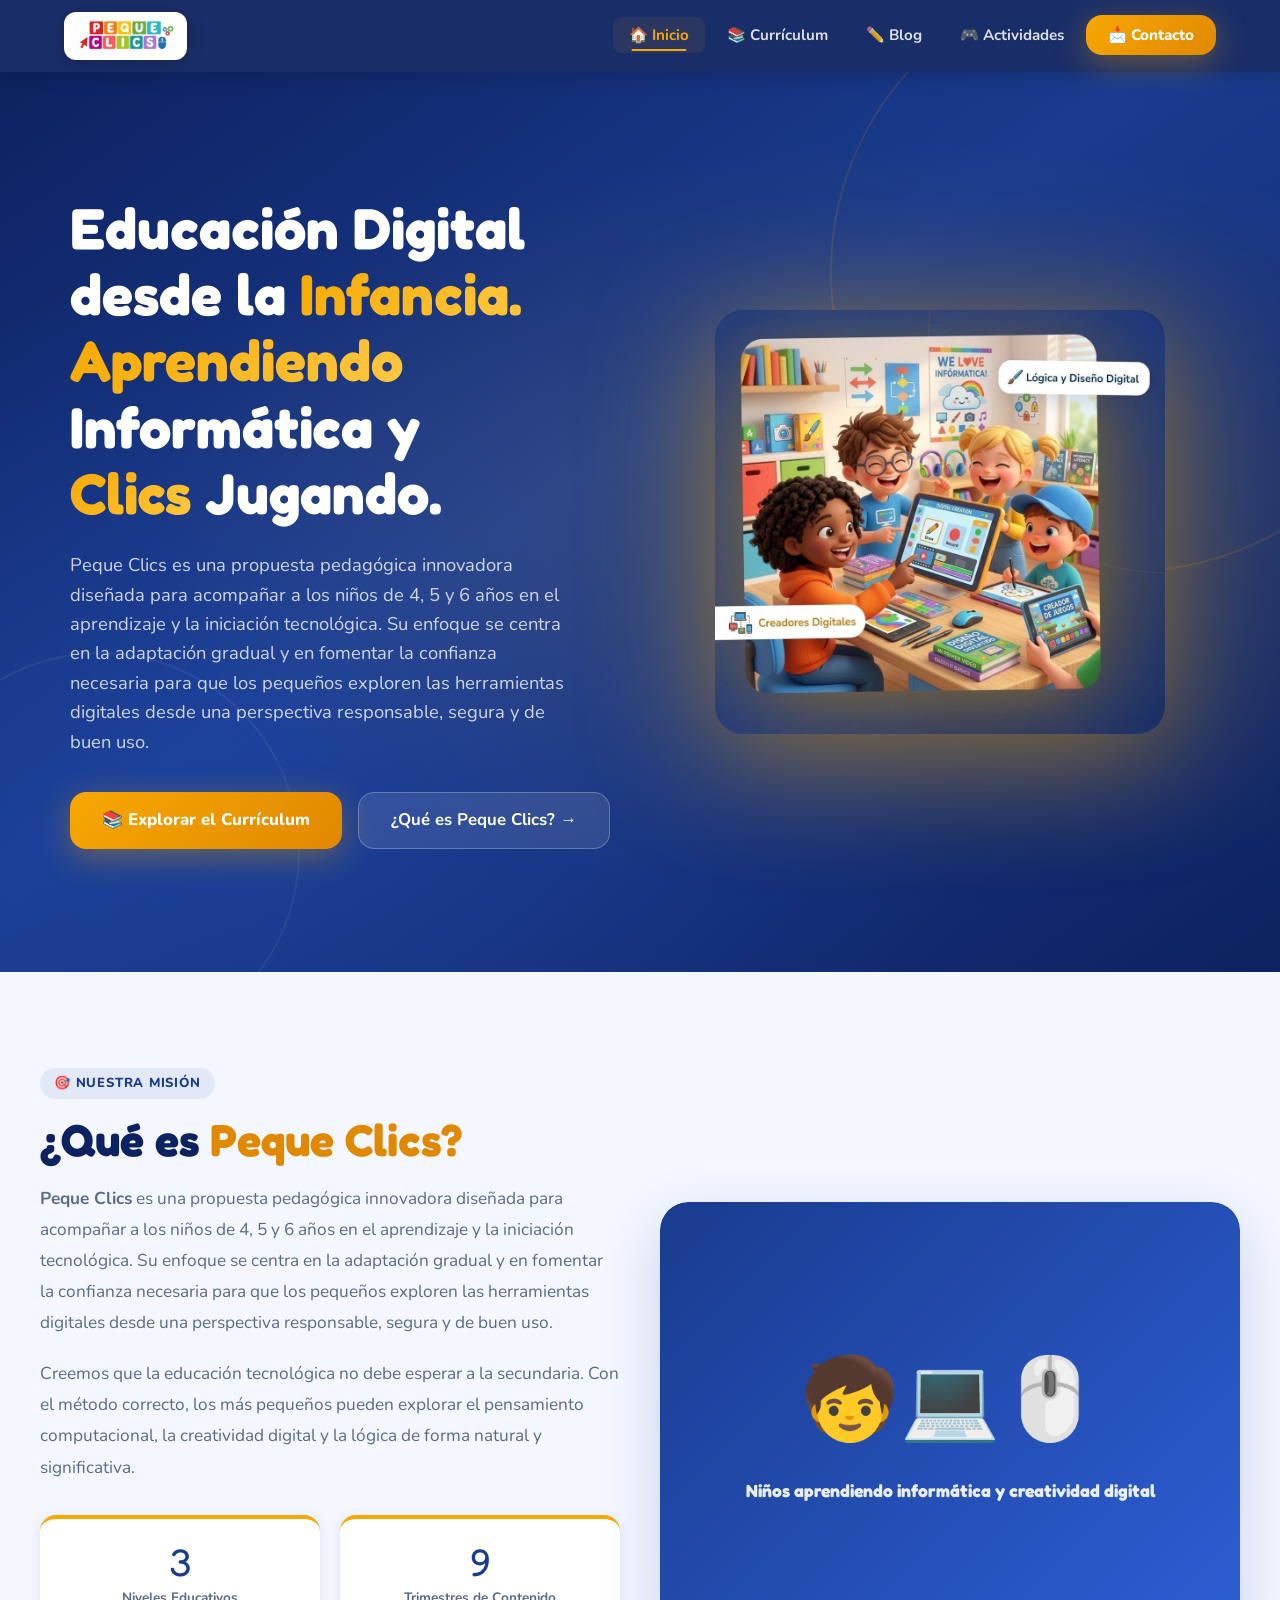
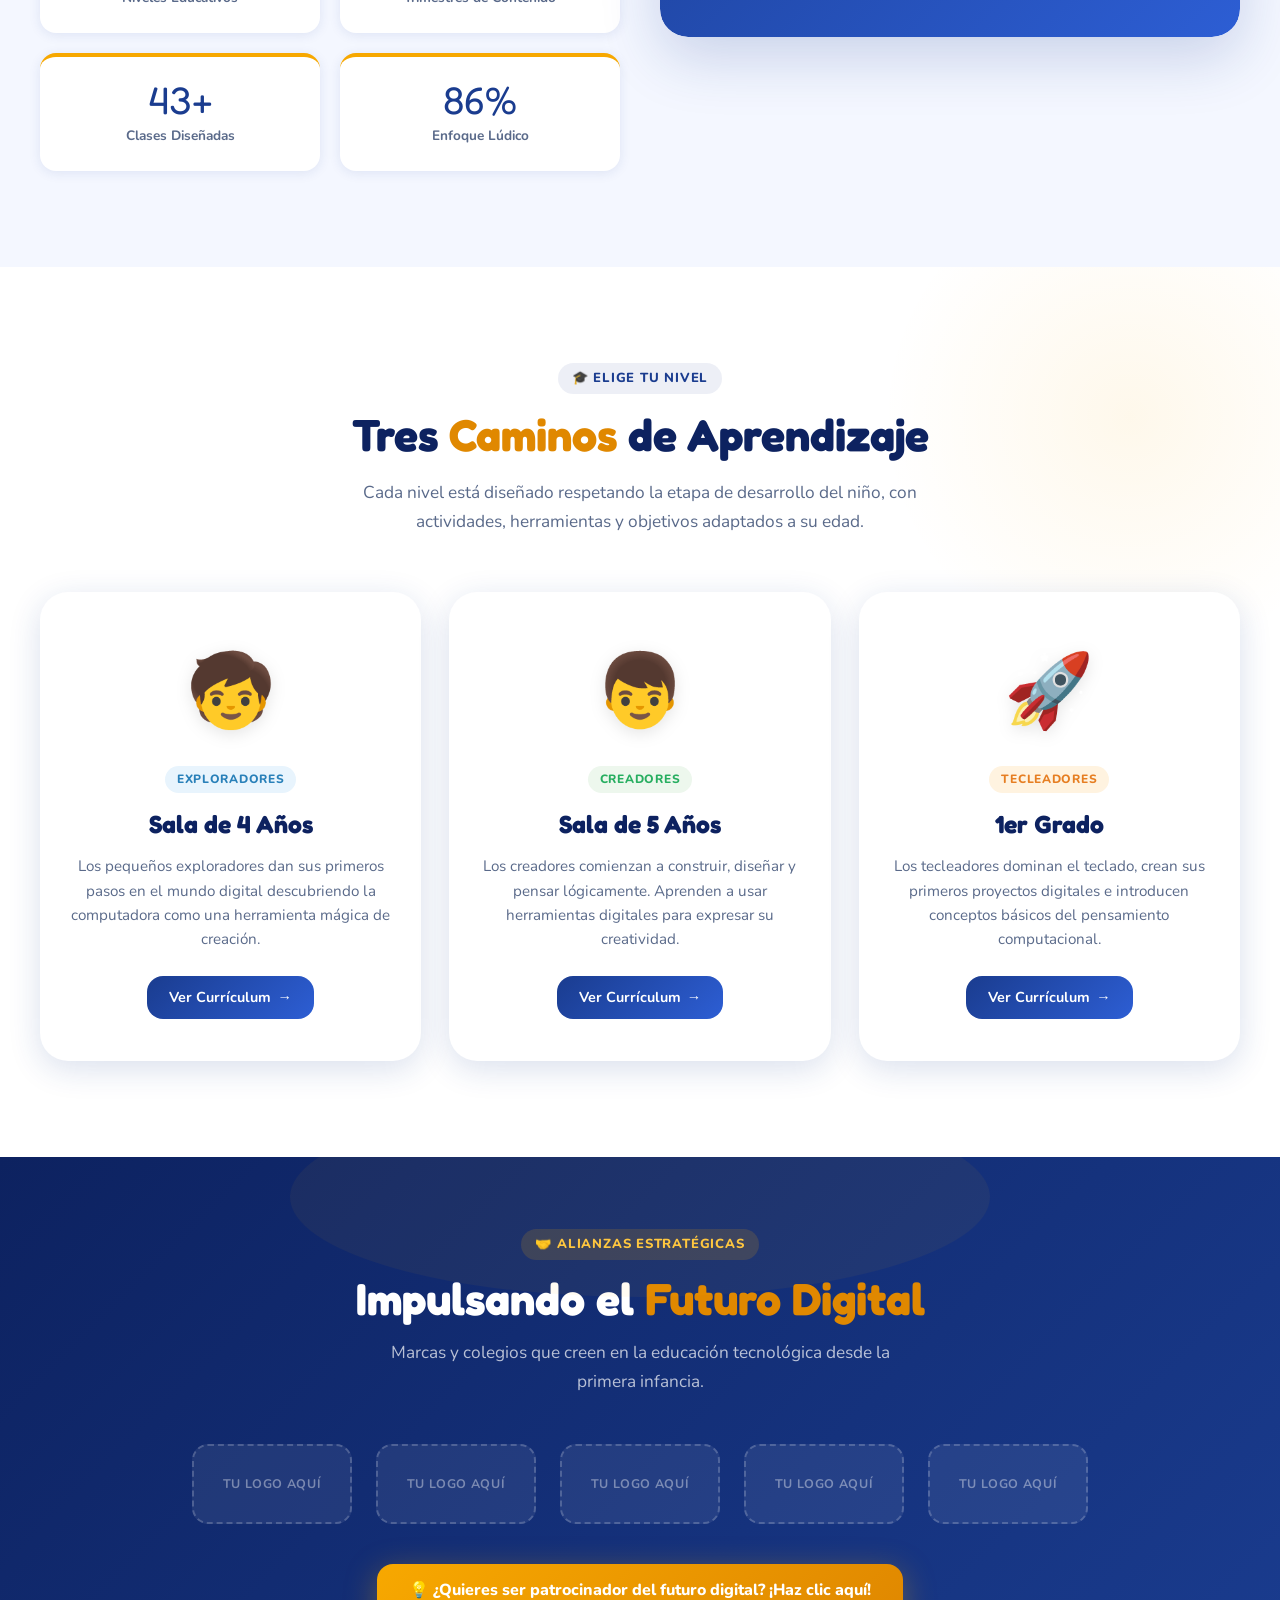
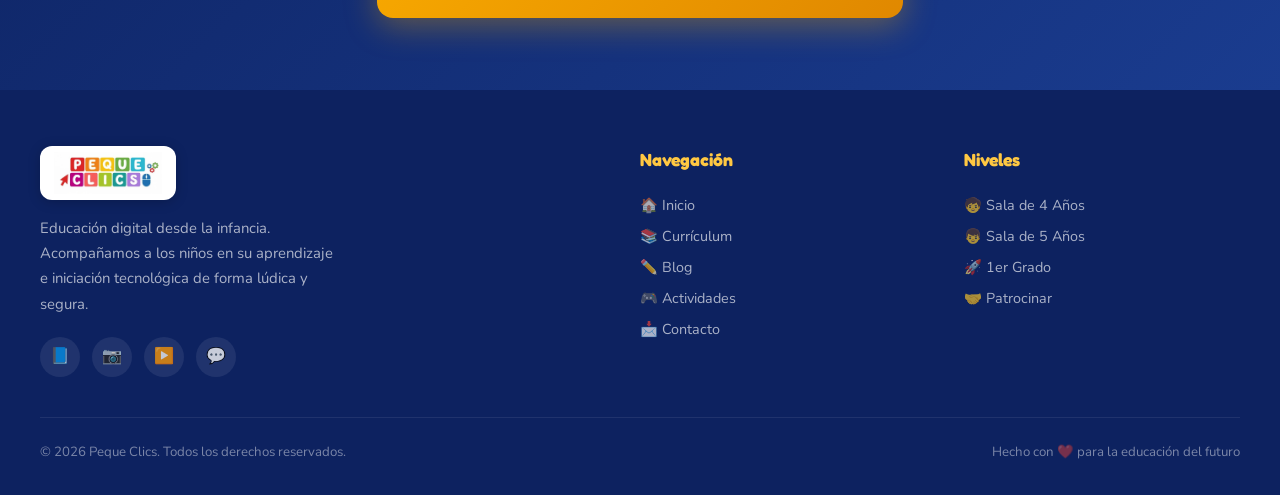
<file: index.html>
<!DOCTYPE html>
<html lang="es">
<head>
  <meta charset="UTF-8" />
  <meta name="viewport" content="width=device-width, initial-scale=1.0" />
  <title>Peque Clics — Educación Digital desde la Infancia</title>
  <meta name="description" content="Peque Clics: Propuesta pedagógica innovadora para niños de 4, 5 y 6 años en el aprendizaje y la iniciación tecnológica. Informática y Clics jugando." />
  <meta name="keywords" content="educación digital, informática infantil, peque clics, iniciación tecnológica, currículum tecnología" />
  <link rel="canonical" href="https://compuclick.edu/" />
  <link rel="icon" href="assets/favicon.ico" type="image/x-icon" />

  <!-- Open Graph -->
  <meta property="og:title" content="Peque Clics — Educación Digital desde la Infancia" />
  <meta property="og:description" content="Propuesta pedagógica innovadora diseñada para acompañar a los niños de 4, 5 y 6 años en el aprendizaje y la iniciación tecnológica." />
  <meta property="og:image" content="assets/logo.png" />
  <meta property="og:type" content="website" />

  <link rel="stylesheet" href="css/styles.css" />
</head>
<body>

  <!-- ===================== NAVBAR ===================== -->
  <nav class="navbar" role="navigation" aria-label="Navegación principal">
    <div class="navbar-inner">
      <a href="index.html" class="navbar-logo" aria-label="Inicio Peque Clics">
        <img src="assets/logo.png" alt="Logo Peque Clics" />
      </a>

      <ul class="nav-links" id="navLinks" role="menubar">
        <li role="none"><a href="index.html" role="menuitem">🏠 Inicio</a></li>
        <li role="none"><a href="curriculum.html" role="menuitem">📚 Currículum</a></li>
        <li role="none"><a href="blog.html" role="menuitem">✏️ Blog</a></li>
        <li role="none"><a href="actividades.html" role="menuitem">🎮 Actividades</a></li>
        <li role="none"><a href="contacto.html" class="nav-cta" role="menuitem">📩 Contacto</a></li>
      </ul>

      <button class="hamburger" id="hamburger" aria-label="Abrir menú" aria-expanded="false">
        <span></span><span></span><span></span>
      </button>
    </div>
  </nav>

  <main class="page-content">

    <!-- ===================== HERO ===================== -->
    <section class="hero" id="inicio" aria-label="Sección principal">
      <div class="hero-inner">
        <div class="hero-text">
          <h1 class="hero-title">
            Educación Digital<br/>
            desde la <span class="highlight">Infancia.</span><br/>
            <span class="highlight">Aprendiendo</span><br/>
            Informática y<br/>
            <span class="highlight">Clics</span> Jugando.
          </h1>
          <p class="hero-subtitle">
            Peque Clics es una propuesta pedagógica innovadora diseñada para acompañar a los niños de 4, 5 y 6 años en el aprendizaje y la iniciación tecnológica. Su enfoque se centra en la adaptación gradual y en fomentar la confianza necesaria para que los pequeños exploren las herramientas digitales desde una perspectiva responsable, segura y de buen uso.
          </p>
          <div class="hero-buttons">
            <a href="curriculum.html" class="btn-primary" id="hero-cta-curriculum">
              📚 Explorar el Currículum
            </a>
            <a href="#que-es" class="btn-secondary" id="hero-cta-conocer">
              ¿Qué es Peque Clics? →
            </a>
          </div>
        </div>

        <div class="hero-visual">
          <div class="hero-logo-wrap">
            <img src="assets/kids_computer.jpg" alt="Niños aprendiendo informática y creación digital con Peque Clics" />
          </div>
        </div>
      </div>
    </section>

    <!-- ===================== QUE ES ===================== -->
    <section class="about-section" id="que-es" aria-label="¿Qué es Peque Clics?">
      <div class="section-inner">
        <div class="about-grid">
          <div class="about-text reveal">
            <div class="section-tag">🎯 Nuestra Misión</div>
            <h2 class="section-title">
              ¿Qué es <span class="orange">Peque Clics?</span>
            </h2>
            <p>
              <strong>Peque Clics</strong> es una propuesta pedagógica innovadora diseñada para acompañar a los niños de 4, 5 y 6 años en el aprendizaje y la iniciación tecnológica. Su enfoque se centra en la adaptación gradual y en fomentar la confianza necesaria para que los pequeños exploren las herramientas digitales desde una perspectiva responsable, segura y de buen uso.
            </p>
            <p>
              Creemos que la educación tecnológica no debe esperar a la secundaria. Con el método correcto, los más pequeños pueden explorar el pensamiento computacional, la creatividad digital y la lógica de forma natural y significativa.
            </p>
            <div class="about-stats reveal reveal-delay-1">
              <div class="stat-card">
                <div class="num counter" data-count="3" data-suffix="">3</div>
                <div class="lbl">Niveles Educativos</div>
              </div>
              <div class="stat-card">
                <div class="num counter" data-count="9" data-suffix="">9</div>
                <div class="lbl">Trimestres de Contenido</div>
              </div>
              <div class="stat-card">
                <div class="num counter" data-count="60" data-suffix="+">60+</div>
                <div class="lbl">Clases Diseñadas</div>
              </div>
              <div class="stat-card">
                <div class="num counter" data-count="100" data-suffix="%">100%</div>
                <div class="lbl">Enfoque Lúdico</div>
              </div>
            </div>
          </div>

          <div class="about-image-wrap reveal reveal-delay-2">
            <div class="about-image-placeholder">
              <span>🧒💻🖱️</span>
              <p>Niños aprendiendo informática y creatividad digital</p>
            </div>
          </div>
        </div>
      </div>
    </section>

    <!-- ===================== NIVELES ===================== -->
    <section class="levels-section" id="niveles" aria-label="Niveles educativos">
      <div class="section-inner">
        <div class="section-header reveal">
          <div class="section-tag">🎓 Elige tu Nivel</div>
          <h2 class="section-title">
            Tres <span class="orange">Caminos</span> de Aprendizaje
          </h2>
          <p class="section-subtitle">
            Cada nivel está diseñado respetando la etapa de desarrollo del niño, con actividades, herramientas y objetivos adaptados a su edad.
          </p>
        </div>

        <div class="levels-grid">
          <a href="curriculum.html?nivel=4anos" class="level-card reveal reveal-delay-1" id="card-nivel-4anos" aria-label="Ver currículum Sala de 4 Años">
            <span class="level-emoji">🧒</span>
            <span class="level-tag exploradores">Exploradores</span>
            <h3>Sala de 4 Años</h3>
            <p>Los pequeños exploradores dan sus primeros pasos en el mundo digital descubriendo la computadora como una herramienta mágica de creación.</p>
            <span class="level-link">Ver Currículum <span>→</span></span>
          </a>

          <a href="curriculum.html?nivel=5anos" class="level-card reveal reveal-delay-2" id="card-nivel-5anos" aria-label="Ver currículum Sala de 5 Años">
            <span class="level-emoji">👦</span>
            <span class="level-tag creadores">Creadores</span>
            <h3>Sala de 5 Años</h3>
            <p>Los creadores comienzan a construir, diseñar y pensar lógicamente. Aprenden a usar herramientas digitales para expresar su creatividad.</p>
            <span class="level-link">Ver Currículum <span>→</span></span>
          </a>

          <a href="curriculum.html?nivel=1grado" class="level-card reveal reveal-delay-3" id="card-nivel-1grado" aria-label="Ver currículum 1er Grado">
            <span class="level-emoji">🚀</span>
            <span class="level-tag tecleadores">Tecleadores</span>
            <h3>1er Grado</h3>
            <p>Los tecleadores dominan el teclado, crean sus primeros proyectos digitales e introducen conceptos básicos del pensamiento computacional.</p>
            <span class="level-link">Ver Currículum <span>→</span></span>
          </a>
        </div>
      </div>
    </section>

    <!-- ===================== SPONSORS ===================== -->
    <section class="sponsors-section" id="patrocinadores" aria-label="Patrocinadores">
      <div class="section-inner">
        <div class="section-tag">🤝 Alianzas Estratégicas</div>
        <h2 class="section-title">Impulsando el <span class="orange">Futuro Digital</span></h2>
        <p class="section-subtitle">
          Marcas y colegios que creen en la educación tecnológica desde la primera infancia.
        </p>

        <div class="sponsors-grid" aria-label="Espacios para patrocinadores">
          <div class="sponsor-slot" aria-label="Espacio para patrocinador">Tu Logo Aquí</div>
          <div class="sponsor-slot" aria-label="Espacio para patrocinador">Tu Logo Aquí</div>
          <div class="sponsor-slot" aria-label="Espacio para patrocinador">Tu Logo Aquí</div>
          <div class="sponsor-slot" aria-label="Espacio para patrocinador">Tu Logo Aquí</div>
          <div class="sponsor-slot" aria-label="Espacio para patrocinador">Tu Logo Aquí</div>
        </div>

        <a href="contacto.html#patrocinio" class="sponsor-cta" id="cta-patrocinio">
          💡 ¿Quieres ser patrocinador del futuro digital? ¡Haz clic aquí!
        </a>
      </div>
    </section>

  </main>

  <!-- ===================== FOOTER ===================== -->
  <footer class="footer" role="contentinfo">
    <div class="footer-inner">
      <div class="footer-brand">
        <img src="assets/logo.png" alt="Logo Peque Clics" />
        <p>Educación digital desde la infancia. Acompañamos a los niños en su aprendizaje e iniciación tecnológica de forma lúdica y segura.</p>
        <div class="footer-socials">
          <a href="#" class="social-btn" aria-label="Facebook">📘</a>
          <a href="#" class="social-btn" aria-label="Instagram">📷</a>
          <a href="#" class="social-btn" aria-label="YouTube">▶️</a>
          <a href="#" class="social-btn" aria-label="WhatsApp">💬</a>
        </div>
      </div>

      <div class="footer-col">
        <h4>Navegación</h4>
        <a href="index.html">🏠 Inicio</a>
        <a href="curriculum.html">📚 Currículum</a>
        <a href="blog.html">✏️ Blog</a>
        <a href="actividades.html">🎮 Actividades</a>
        <a href="contacto.html">📩 Contacto</a>
      </div>

      <div class="footer-col">
        <h4>Niveles</h4>
        <a href="curriculum.html?nivel=4anos">🧒 Sala de 4 Años</a>
        <a href="curriculum.html?nivel=5anos">👦 Sala de 5 Años</a>
        <a href="curriculum.html?nivel=1grado">🚀 1er Grado</a>
        <a href="contacto.html#patrocinio">🤝 Patrocinar</a>
      </div>
    </div>

    <div class="footer-bottom">
      <span>© 2026 Peque Clics. Todos los derechos reservados.</span>
      <span>Hecho con ❤️ para la educación del futuro</span>
    </div>
  </footer>

  <script src="js/main.js"></script>
</body>
</html>
</file>
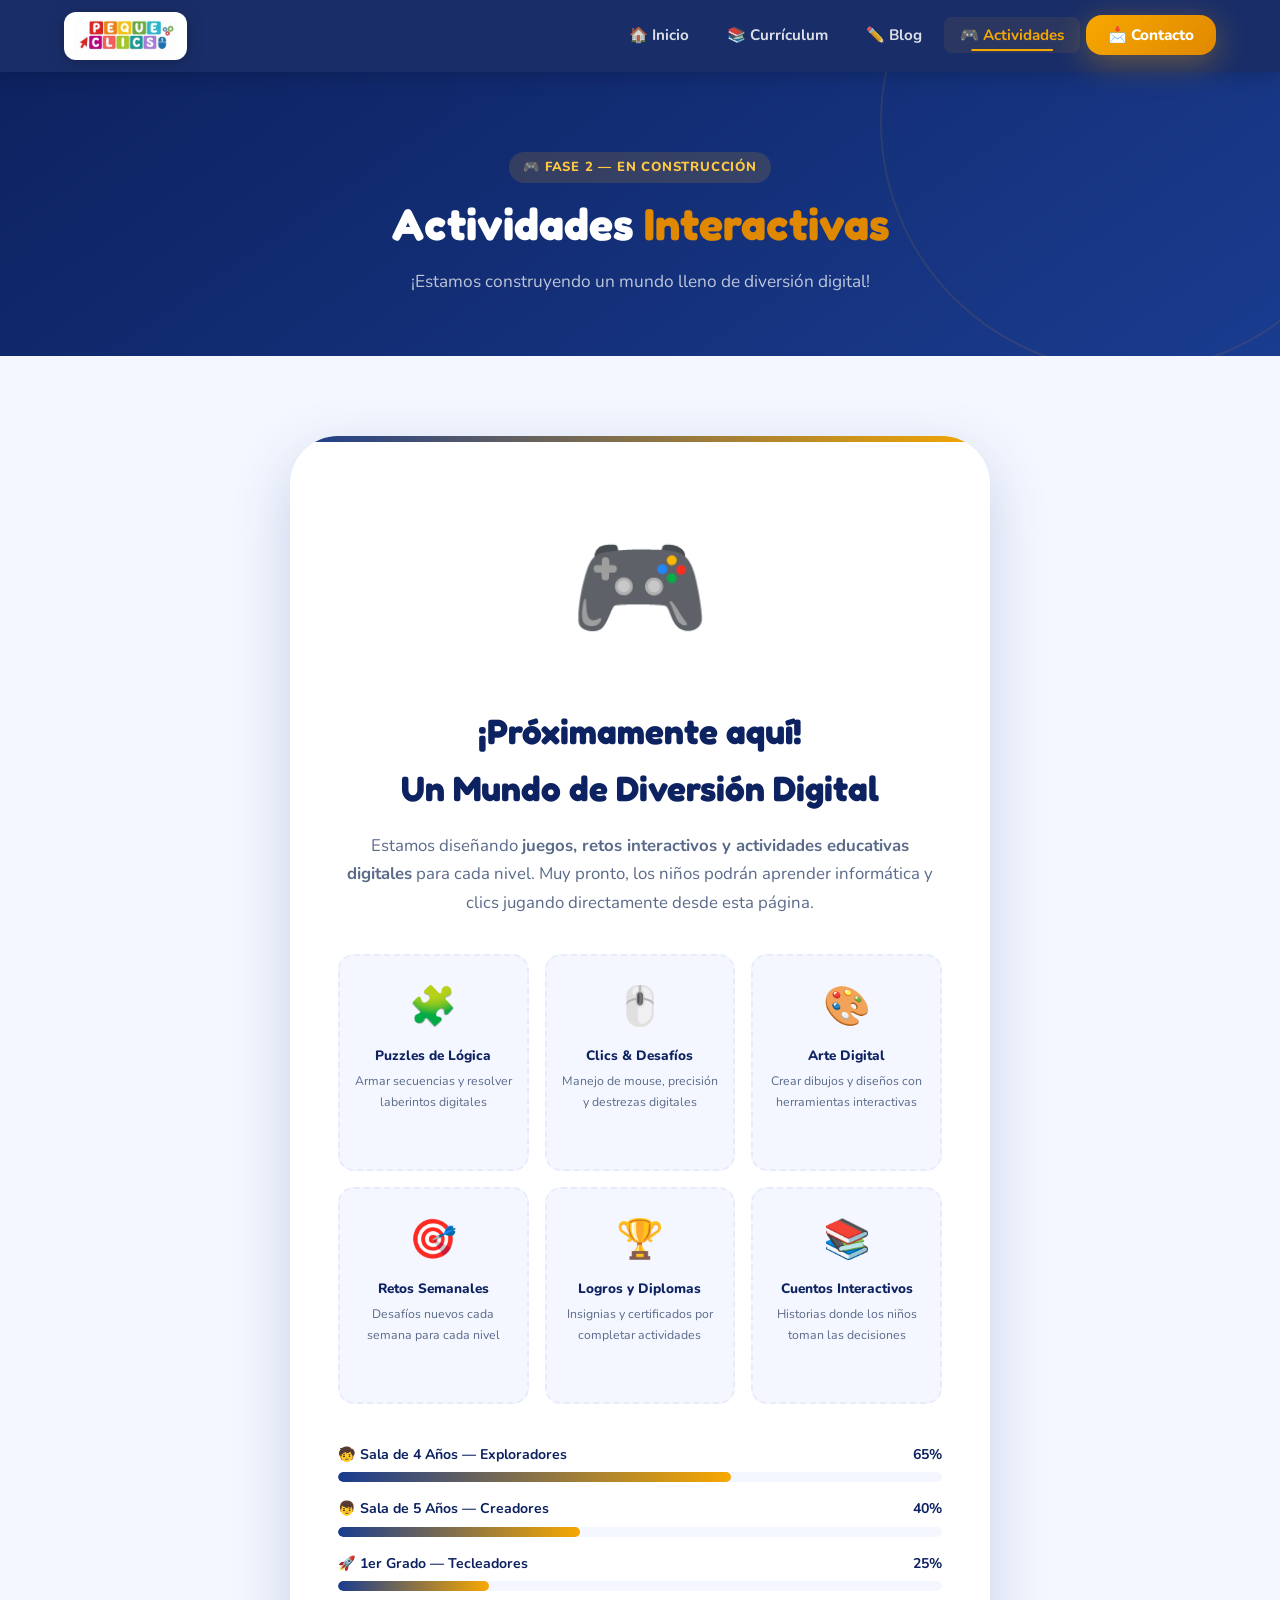
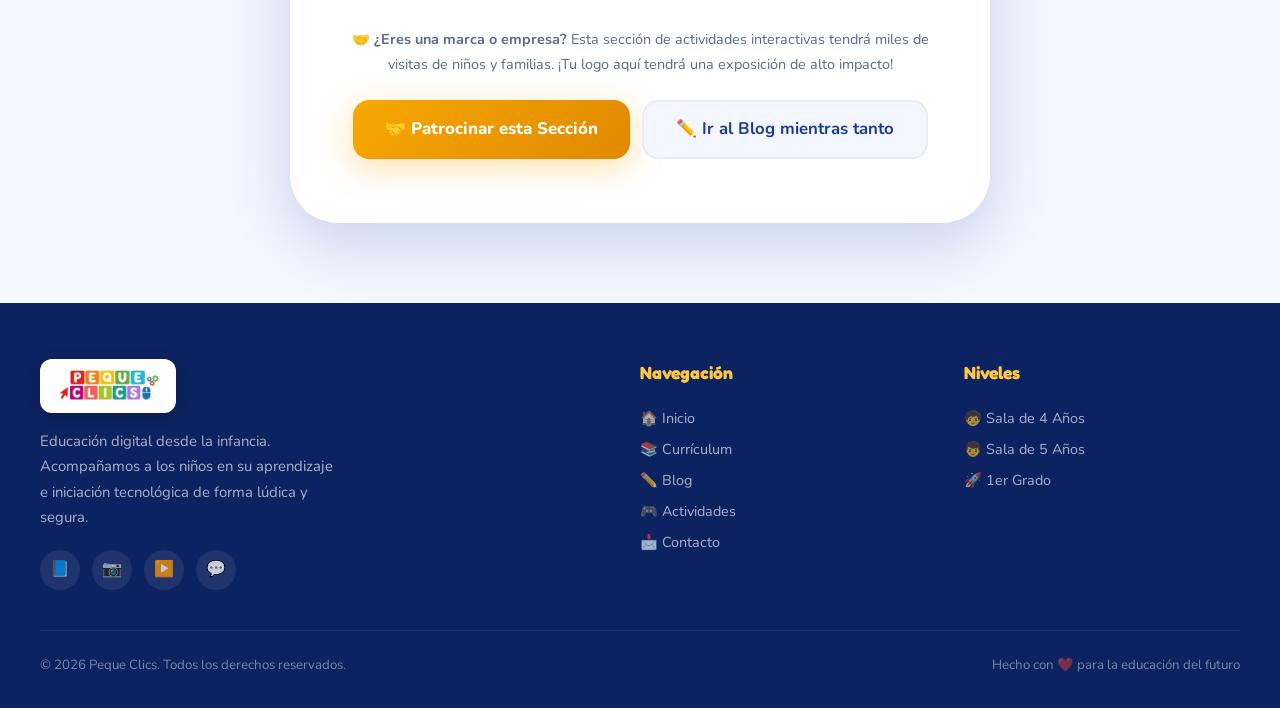
<file: actividades.html>
<!DOCTYPE html>
<html lang="es">
<head>
  <meta charset="UTF-8" />
  <meta name="viewport" content="width=device-width, initial-scale=1.0" />
  <title>Actividades Interactivas — Peque Clics (Próximamente)</title>
  <meta name="description" content="Muy pronto: juegos y actividades interactivas para que los niños aprendan informática y clics jugando. Fase 2 de Peque Clics." />
  <link rel="icon" href="assets/favicon.ico" type="image/x-icon" />
  <link rel="stylesheet" href="css/styles.css" />
</head>
<body>

  <!-- NAVBAR -->
  <nav class="navbar" role="navigation" aria-label="Navegación principal">
    <div class="navbar-inner">
      <a href="index.html" class="navbar-logo" aria-label="Inicio Peque Clics">
        <img src="assets/logo.png" alt="Logo Peque Clics" />
      </a>
      <ul class="nav-links" id="navLinks" role="menubar">
        <li role="none"><a href="index.html" role="menuitem">🏠 Inicio</a></li>
        <li role="none"><a href="curriculum.html" role="menuitem">📚 Currículum</a></li>
        <li role="none"><a href="blog.html" role="menuitem">✏️ Blog</a></li>
        <li role="none"><a href="actividades.html" role="menuitem">🎮 Actividades</a></li>
        <li role="none"><a href="contacto.html" class="nav-cta" role="menuitem">📩 Contacto</a></li>
      </ul>
      <button class="hamburger" id="hamburger" aria-label="Abrir menú">
        <span></span><span></span><span></span>
      </button>
    </div>
  </nav>

  <main class="page-content">

    <!-- PAGE HERO -->
    <section class="page-hero" aria-label="Actividades Interactivas">
      <div class="section-tag">🎮 Fase 2 — En Construcción</div>
      <h1 class="section-title">Actividades <span class="orange">Interactivas</span></h1>
      <p class="section-subtitle">
        ¡Estamos construyendo un mundo lleno de diversión digital!
      </p>
    </section>

    <!-- COMING SOON -->
    <section class="activities-section" aria-label="Próximamente actividades interactivas">
      <div class="coming-soon-card">

        <div class="coming-soon-emoji" aria-hidden="true">🎮</div>

        <h2>¡Próximamente aquí!<br/>Un Mundo de Diversión Digital</h2>

        <p>
          Estamos diseñando <strong>juegos, retos interactivos y actividades educativas digitales</strong> para cada nivel. 
          Muy pronto, los niños podrán aprender informática y clics jugando directamente desde esta página.
        </p>

        <!-- Actividades teaser -->
        <div class="activities-teaser" aria-label="Vista previa de actividades">
          <div class="teaser-card">
            <div class="t-icon">🧩</div>
            <h5>Puzzles de Lógica</h5>
            <p>Armar secuencias y resolver laberintos digitales</p>
          </div>
          <div class="teaser-card">
            <div class="t-icon">🖱️</div>
            <h5>Clics &amp; Desafíos</h5>
            <p>Manejo de mouse, precisión y destrezas digitales</p>
          </div>
          <div class="teaser-card">
            <div class="t-icon">🎨</div>
            <h5>Arte Digital</h5>
            <p>Crear dibujos y diseños con herramientas interactivas</p>
          </div>
          <div class="teaser-card">
            <div class="t-icon">🎯</div>
            <h5>Retos Semanales</h5>
            <p>Desafíos nuevos cada semana para cada nivel</p>
          </div>
          <div class="teaser-card">
            <div class="t-icon">🏆</div>
            <h5>Logros y Diplomas</h5>
            <p>Insignias y certificados por completar actividades</p>
          </div>
          <div class="teaser-card">
            <div class="t-icon">📚</div>
            <h5>Cuentos Interactivos</h5>
            <p>Historias donde los niños toman las decisiones</p>
          </div>
        </div>

        <!-- Progress bars -->
        <div class="progress-bars" aria-label="Progreso de desarrollo">
          <div class="progress-item">
            <div class="progress-label">
              <span>🧒 Sala de 4 Años — Exploradores</span>
              <span>65%</span>
            </div>
            <div class="progress-bar-wrap">
              <div class="progress-bar-fill" style="width: 65%;" role="progressbar" aria-valuenow="65" aria-valuemin="0" aria-valuemax="100"></div>
            </div>
          </div>
          <div class="progress-item">
            <div class="progress-label">
              <span>👦 Sala de 5 Años — Creadores</span>
              <span>40%</span>
            </div>
            <div class="progress-bar-wrap">
              <div class="progress-bar-fill" style="width: 40%;" role="progressbar" aria-valuenow="40" aria-valuemin="0" aria-valuemax="100"></div>
            </div>
          </div>
          <div class="progress-item">
            <div class="progress-label">
              <span>🚀 1er Grado — Tecleadores</span>
              <span>25%</span>
            </div>
            <div class="progress-bar-wrap">
              <div class="progress-bar-fill" style="width: 25%;" role="progressbar" aria-valuenow="25" aria-valuemin="0" aria-valuemax="100"></div>
            </div>
          </div>
        </div>

        <p style="font-size: 0.9rem; color: var(--gray-text); margin-bottom: 24px;">
          🤝 <strong>¿Eres una marca o empresa?</strong> Esta sección de actividades interactivas tendrá miles de visitas de niños y familias. 
          ¡Tu logo aquí tendrá una exposición de alto impacto!
        </p>

        <div style="display: flex; gap: 12px; justify-content: center; flex-wrap: wrap;">
          <a href="contacto.html#patrocinio" class="btn-primary" id="cta-patrocinio-act">
            🤝 Patrocinar esta Sección
          </a>
          <a href="blog.html" class="btn-secondary" id="cta-blog-act" style="background: var(--gray-light); color: var(--blue); border: 2px solid var(--gray-mid);">
            ✏️ Ir al Blog mientras tanto
          </a>
        </div>

      </div>
    </section>

  </main>

  <!-- FOOTER -->
  <footer class="footer" role="contentinfo">
    <div class="footer-inner">
      <div class="footer-brand">
        <img src="assets/logo.png" alt="Logo Peque Clics" />
        <p>Educación digital desde la infancia. Acompañamos a los niños en su aprendizaje e iniciación tecnológica de forma lúdica y segura.</p>
        <div class="footer-socials">
          <a href="#" class="social-btn" aria-label="Facebook">📘</a>
          <a href="#" class="social-btn" aria-label="Instagram">📷</a>
          <a href="#" class="social-btn" aria-label="YouTube">▶️</a>
          <a href="#" class="social-btn" aria-label="WhatsApp">💬</a>
        </div>
      </div>
      <div class="footer-col">
        <h4>Navegación</h4>
        <a href="index.html">🏠 Inicio</a>
        <a href="curriculum.html">📚 Currículum</a>
        <a href="blog.html">✏️ Blog</a>
        <a href="actividades.html">🎮 Actividades</a>
        <a href="contacto.html">📩 Contacto</a>
      </div>
      <div class="footer-col">
        <h4>Niveles</h4>
        <a href="curriculum.html?nivel=4anos">🧒 Sala de 4 Años</a>
        <a href="curriculum.html?nivel=5anos">👦 Sala de 5 Años</a>
        <a href="curriculum.html?nivel=1grado">🚀 1er Grado</a>
      </div>
    </div>
    <div class="footer-bottom">
      <span>© 2026 Peque Clics. Todos los derechos reservados.</span>
      <span>Hecho con ❤️ para la educación del futuro</span>
    </div>
  </footer>

  <script src="js/main.js"></script>
</body>
</html>
</file>
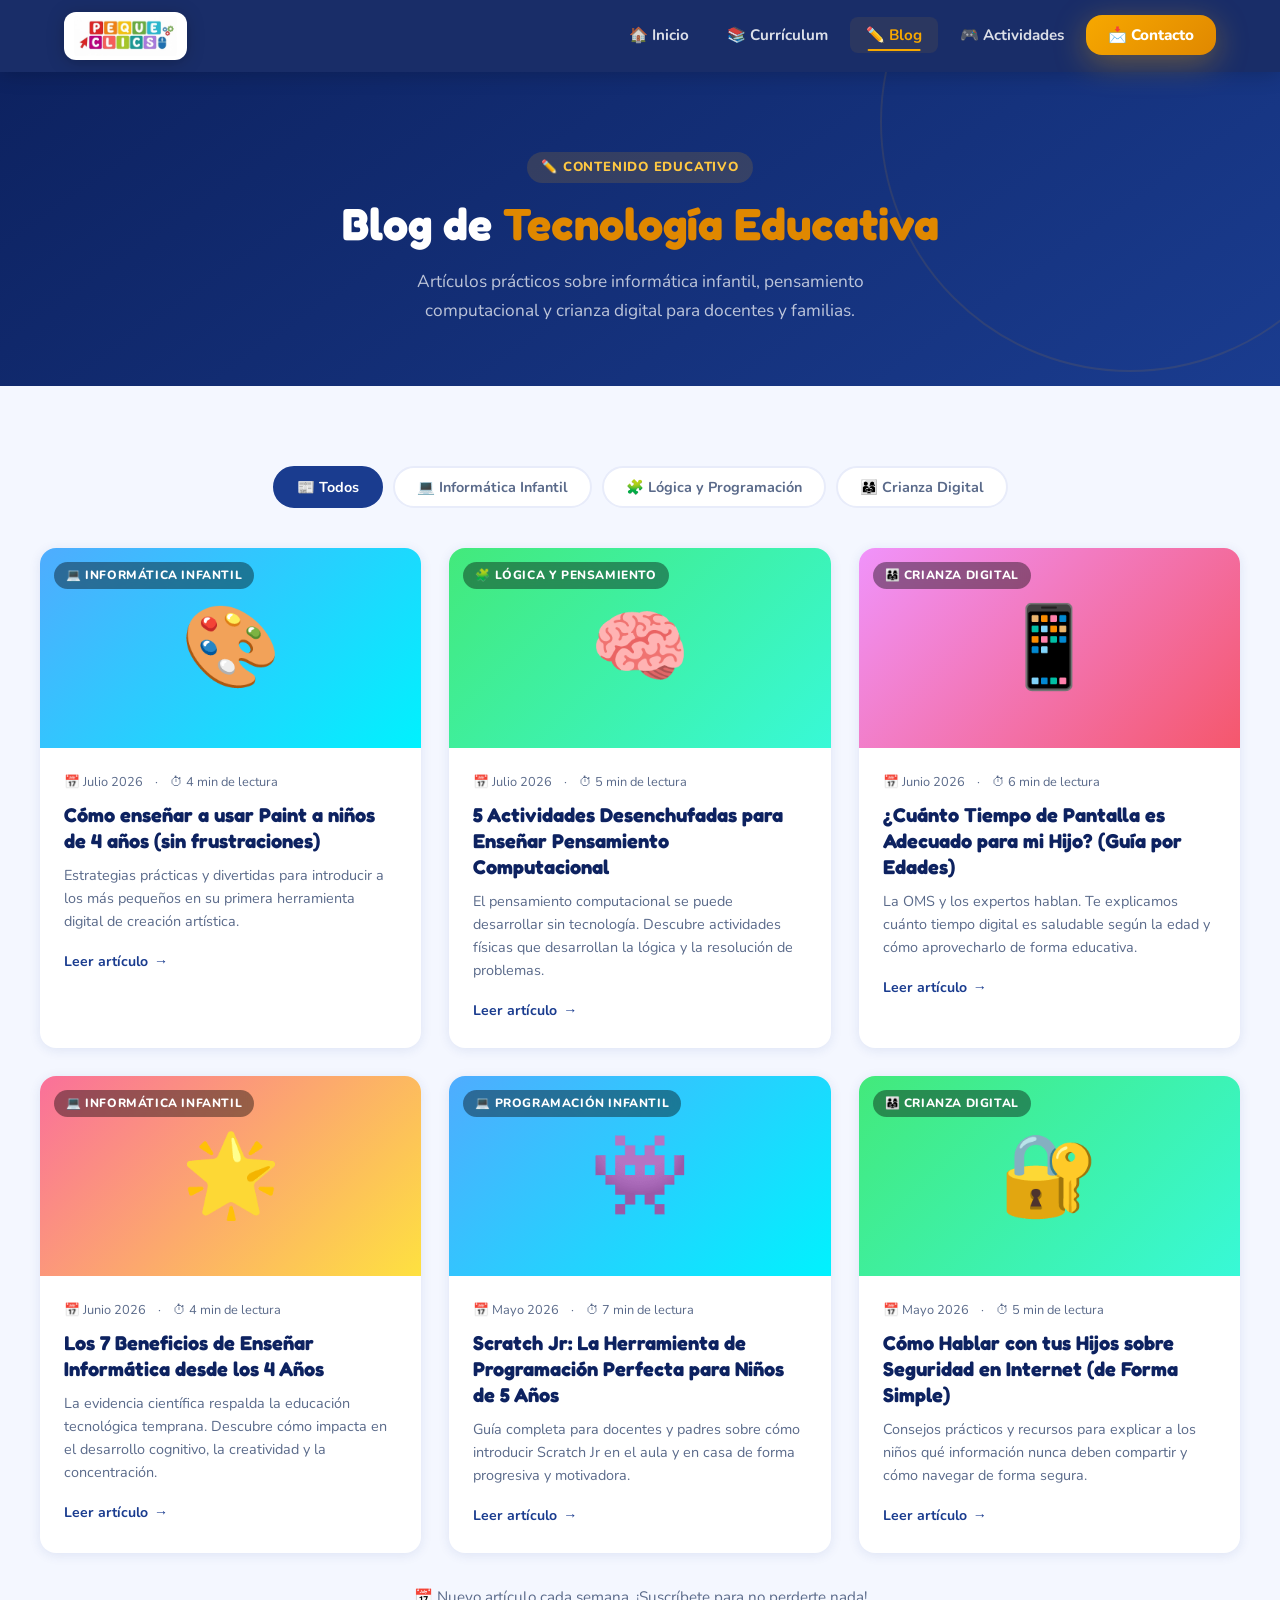
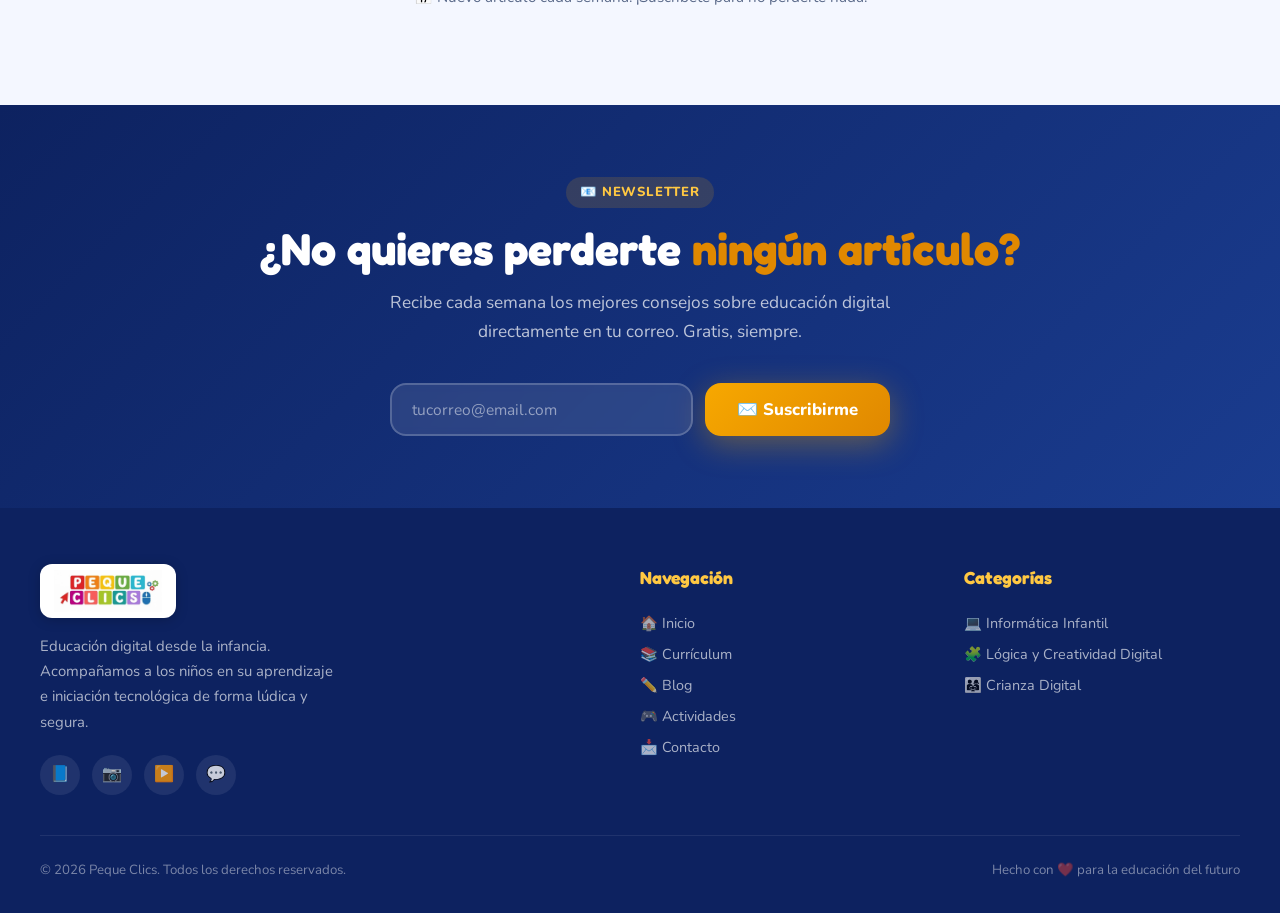
<file: blog.html>
<!DOCTYPE html>
<html lang="es">
<head>
  <meta charset="UTF-8" />
  <meta name="viewport" content="width=device-width, initial-scale=1.0" />
  <title>Blog de Tecnología Educativa — Peque Clics</title>
  <meta name="description" content="Artículos sobre informática infantil, educación digital y crianza tecnológica. Consejos prácticos para docentes y padres." />
  <link rel="icon" href="assets/favicon.ico" type="image/x-icon" />
  <link rel="stylesheet" href="css/styles.css" />
</head>
<body>

  <!-- NAVBAR -->
  <nav class="navbar" role="navigation" aria-label="Navegación principal">
    <div class="navbar-inner">
      <a href="index.html" class="navbar-logo" aria-label="Inicio Peque Clics">
        <img src="assets/logo.png" alt="Logo Peque Clics" />
      </a>
      <ul class="nav-links" id="navLinks" role="menubar">
        <li role="none"><a href="index.html" role="menuitem">🏠 Inicio</a></li>
        <li role="none"><a href="curriculum.html" role="menuitem">📚 Currículum</a></li>
        <li role="none"><a href="blog.html" role="menuitem">✏️ Blog</a></li>
        <li role="none"><a href="actividades.html" role="menuitem">🎮 Actividades</a></li>
        <li role="none"><a href="contacto.html" class="nav-cta" role="menuitem">📩 Contacto</a></li>
      </ul>
      <button class="hamburger" id="hamburger" aria-label="Abrir menú">
        <span></span><span></span><span></span>
      </button>
    </div>
  </nav>

  <main class="page-content">

    <!-- PAGE HERO -->
    <section class="page-hero" aria-label="Blog de Tecnología Educativa">
      <div class="section-tag">✏️ Contenido Educativo</div>
      <h1 class="section-title">Blog de <span class="orange">Tecnología Educativa</span></h1>
      <p class="section-subtitle">
        Artículos prácticos sobre informática infantil, pensamiento computacional y crianza digital para docentes y familias.
      </p>
    </section>

    <!-- BLOG SECTION -->
    <section class="blog-section" aria-label="Artículos del blog">
      <div class="section-inner">

        <!-- Filtros -->
        <div class="blog-filters" role="group" aria-label="Filtrar artículos por categoría">
          <button class="filter-btn active" data-filter="all" id="filter-all">📰 Todos</button>
          <button class="filter-btn" data-filter="informatica" id="filter-informatica">💻 Informática Infantil</button>
          <button class="filter-btn" data-filter="logica" id="filter-logica">🧩 Lógica y Programación</button>
          <button class="filter-btn" data-filter="crianza" id="filter-crianza">👨‍👩‍👧 Crianza Digital</button>
        </div>

        <!-- Blog Grid -->
        <div class="blog-grid" id="blogGrid">

          <!-- Artículo 1 -->
          <a href="#articulo-1" class="blog-card reveal" data-category="informatica" id="card-blog-1" aria-label="Leer artículo: Cómo enseñar a usar Paint a niños de 4 años">
            <div class="blog-card-img cat-1">
              <div class="blog-cat-badge">💻 Informática Infantil</div>
              🎨
            </div>
            <div class="blog-card-body">
              <div class="meta">
                <span>📅 Julio 2026</span>
                <span>·</span>
                <span>⏱ 4 min de lectura</span>
              </div>
              <h3>Cómo enseñar a usar Paint a niños de 4 años (sin frustraciones)</h3>
              <p>Estrategias prácticas y divertidas para introducir a los más pequeños en su primera herramienta digital de creación artística.</p>
              <span class="read-more">Leer artículo <span>→</span></span>
            </div>
          </a>

          <!-- Artículo 2 -->
          <a href="#articulo-2" class="blog-card reveal reveal-delay-1" data-category="logica" id="card-blog-2" aria-label="Leer artículo: Actividades desenchufadas para enseñar pensamiento computacional">
            <div class="blog-card-img cat-2">
              <div class="blog-cat-badge">🧩 Lógica y Pensamiento</div>
              🧠
            </div>
            <div class="blog-card-body">
              <div class="meta">
                <span>📅 Julio 2026</span>
                <span>·</span>
                <span>⏱ 5 min de lectura</span>
              </div>
              <h3>5 Actividades Desenchufadas para Enseñar Pensamiento Computacional</h3>
              <p>El pensamiento computacional se puede desarrollar sin tecnología. Descubre actividades físicas que desarrollan la lógica y la resolución de problemas.</p>
              <span class="read-more">Leer artículo <span>→</span></span>
            </div>
          </a>

          <!-- Artículo 3 -->
          <a href="#articulo-3" class="blog-card reveal reveal-delay-2" data-category="crianza" id="card-blog-3" aria-label="Leer artículo: ¿Cuánto tiempo de pantalla es adecuado para mi hijo?">
            <div class="blog-card-img cat-3">
              <div class="blog-cat-badge">👨‍👩‍👧 Crianza Digital</div>
              📱
            </div>
            <div class="blog-card-body">
              <div class="meta">
                <span>📅 Junio 2026</span>
                <span>·</span>
                <span>⏱ 6 min de lectura</span>
              </div>
              <h3>¿Cuánto Tiempo de Pantalla es Adecuado para mi Hijo? (Guía por Edades)</h3>
              <p>La OMS y los expertos hablan. Te explicamos cuánto tiempo digital es saludable según la edad y cómo aprovecharlo de forma educativa.</p>
              <span class="read-more">Leer artículo <span>→</span></span>
            </div>
          </a>

          <!-- Artículo 4 -->
          <a href="#articulo-4" class="blog-card reveal" data-category="informatica" id="card-blog-4" aria-label="Leer artículo: Los 7 beneficios de enseñar informática desde los 4 años">
            <div class="blog-card-img cat-4">
              <div class="blog-cat-badge">💻 Informática Infantil</div>
              🌟
            </div>
            <div class="blog-card-body">
              <div class="meta">
                <span>📅 Junio 2026</span>
                <span>·</span>
                <span>⏱ 4 min de lectura</span>
              </div>
              <h3>Los 7 Beneficios de Enseñar Informática desde los 4 Años</h3>
              <p>La evidencia científica respalda la educación tecnológica temprana. Descubre cómo impacta en el desarrollo cognitivo, la creatividad y la concentración.</p>
              <span class="read-more">Leer artículo <span>→</span></span>
            </div>
          </a>

          <!-- Artículo 5 -->
          <a href="#articulo-5" class="blog-card reveal reveal-delay-1" data-category="logica" id="card-blog-5" aria-label="Leer artículo: Scratch Jr: la herramienta de programación perfecta para niños de 5 años">
            <div class="blog-card-img cat-1">
              <div class="blog-cat-badge">💻 Programación Infantil</div>
              👾
            </div>
            <div class="blog-card-body">
              <div class="meta">
                <span>📅 Mayo 2026</span>
                <span>·</span>
                <span>⏱ 7 min de lectura</span>
              </div>
              <h3>Scratch Jr: La Herramienta de Programación Perfecta para Niños de 5 Años</h3>
              <p>Guía completa para docentes y padres sobre cómo introducir Scratch Jr en el aula y en casa de forma progresiva y motivadora.</p>
              <span class="read-more">Leer artículo <span>→</span></span>
            </div>
          </a>

          <!-- Artículo 6 -->
          <a href="#articulo-6" class="blog-card reveal reveal-delay-2" data-category="crianza" id="card-blog-6" aria-label="Leer artículo: Cómo hablar con tus hijos sobre seguridad en internet">
            <div class="blog-card-img cat-2">
              <div class="blog-cat-badge">👨‍👩‍👧 Crianza Digital</div>
              🔐
            </div>
            <div class="blog-card-body">
              <div class="meta">
                <span>📅 Mayo 2026</span>
                <span>·</span>
                <span>⏱ 5 min de lectura</span>
              </div>
              <h3>Cómo Hablar con tus Hijos sobre Seguridad en Internet (de Forma Simple)</h3>
              <p>Consejos prácticos y recursos para explicar a los niños qué información nunca deben compartir y cómo navegar de forma segura.</p>
              <span class="read-more">Leer artículo <span>→</span></span>
            </div>
          </a>

        </div><!-- /blog-grid -->

        <!-- Próximas publicaciones -->
        <div class="text-center mt-32 reveal">
          <p style="color: var(--gray-text); font-size: 0.95rem; margin-bottom: 16px;">
            📅 Nuevo artículo cada semana. ¡Suscríbete para no perderte nada!
          </p>
        </div>

      </div>
    </section>

    <!-- NEWSLETTER -->
    <section class="newsletter-section" aria-label="Suscripción al newsletter">
      <div class="section-inner">
        <div class="section-tag" style="background: rgba(247,168,0,0.15); color: var(--orange-light);">📧 Newsletter</div>
        <h2 class="section-title">¿No quieres perderte <span class="orange">ningún artículo?</span></h2>
        <p class="section-subtitle">
          Recibe cada semana los mejores consejos sobre educación digital directamente en tu correo. Gratis, siempre.
        </p>
        <form class="newsletter-form" id="newsletterForm" aria-label="Formulario de suscripción">
          <input type="email" id="newsletter-email" placeholder="tucorreo@email.com" aria-label="Tu correo electrónico" required />
          <button type="submit" class="btn-primary" id="newsletter-submit">
            ✉️ Suscribirme
          </button>
        </form>
      </div>
    </section>

  </main>

  <!-- FOOTER -->
  <footer class="footer" role="contentinfo">
    <div class="footer-inner">
      <div class="footer-brand">
        <img src="assets/logo.png" alt="Logo Peque Clics" />
        <p>Educación digital desde la infancia. Acompañamos a los niños en su aprendizaje e iniciación tecnológica de forma lúdica y segura.</p>
        <div class="footer-socials">
          <a href="#" class="social-btn" aria-label="Facebook">📘</a>
          <a href="#" class="social-btn" aria-label="Instagram">📷</a>
          <a href="#" class="social-btn" aria-label="YouTube">▶️</a>
          <a href="#" class="social-btn" aria-label="WhatsApp">💬</a>
        </div>
      </div>
      <div class="footer-col">
        <h4>Navegación</h4>
        <a href="index.html">🏠 Inicio</a>
        <a href="curriculum.html">📚 Currículum</a>
        <a href="blog.html">✏️ Blog</a>
        <a href="actividades.html">🎮 Actividades</a>
        <a href="contacto.html">📩 Contacto</a>
      </div>
      <div class="footer-col">
        <h4>Categorías</h4>
        <a href="#">💻 Informática Infantil</a>
        <a href="#">🧩 Lógica y Creatividad Digital</a>
        <a href="#">👨‍👩‍👧 Crianza Digital</a>
      </div>
    </div>
    <div class="footer-bottom">
      <span>© 2026 Peque Clics. Todos los derechos reservados.</span>
      <span>Hecho con ❤️ para la educación del futuro</span>
    </div>
  </footer>

  <script src="js/main.js"></script>
  <script>
    // Newsletter
    document.getElementById('newsletterForm')?.addEventListener('submit', e => {
      e.preventDefault();
      const btn = e.target.querySelector('button');
      btn.innerHTML = '✅ ¡Suscrito!';
      btn.disabled = true;
      setTimeout(() => { btn.innerHTML = '✉️ Suscribirme'; btn.disabled = false; e.target.reset(); }, 3000);
    });
  </script>
</body>
</html>
</file>
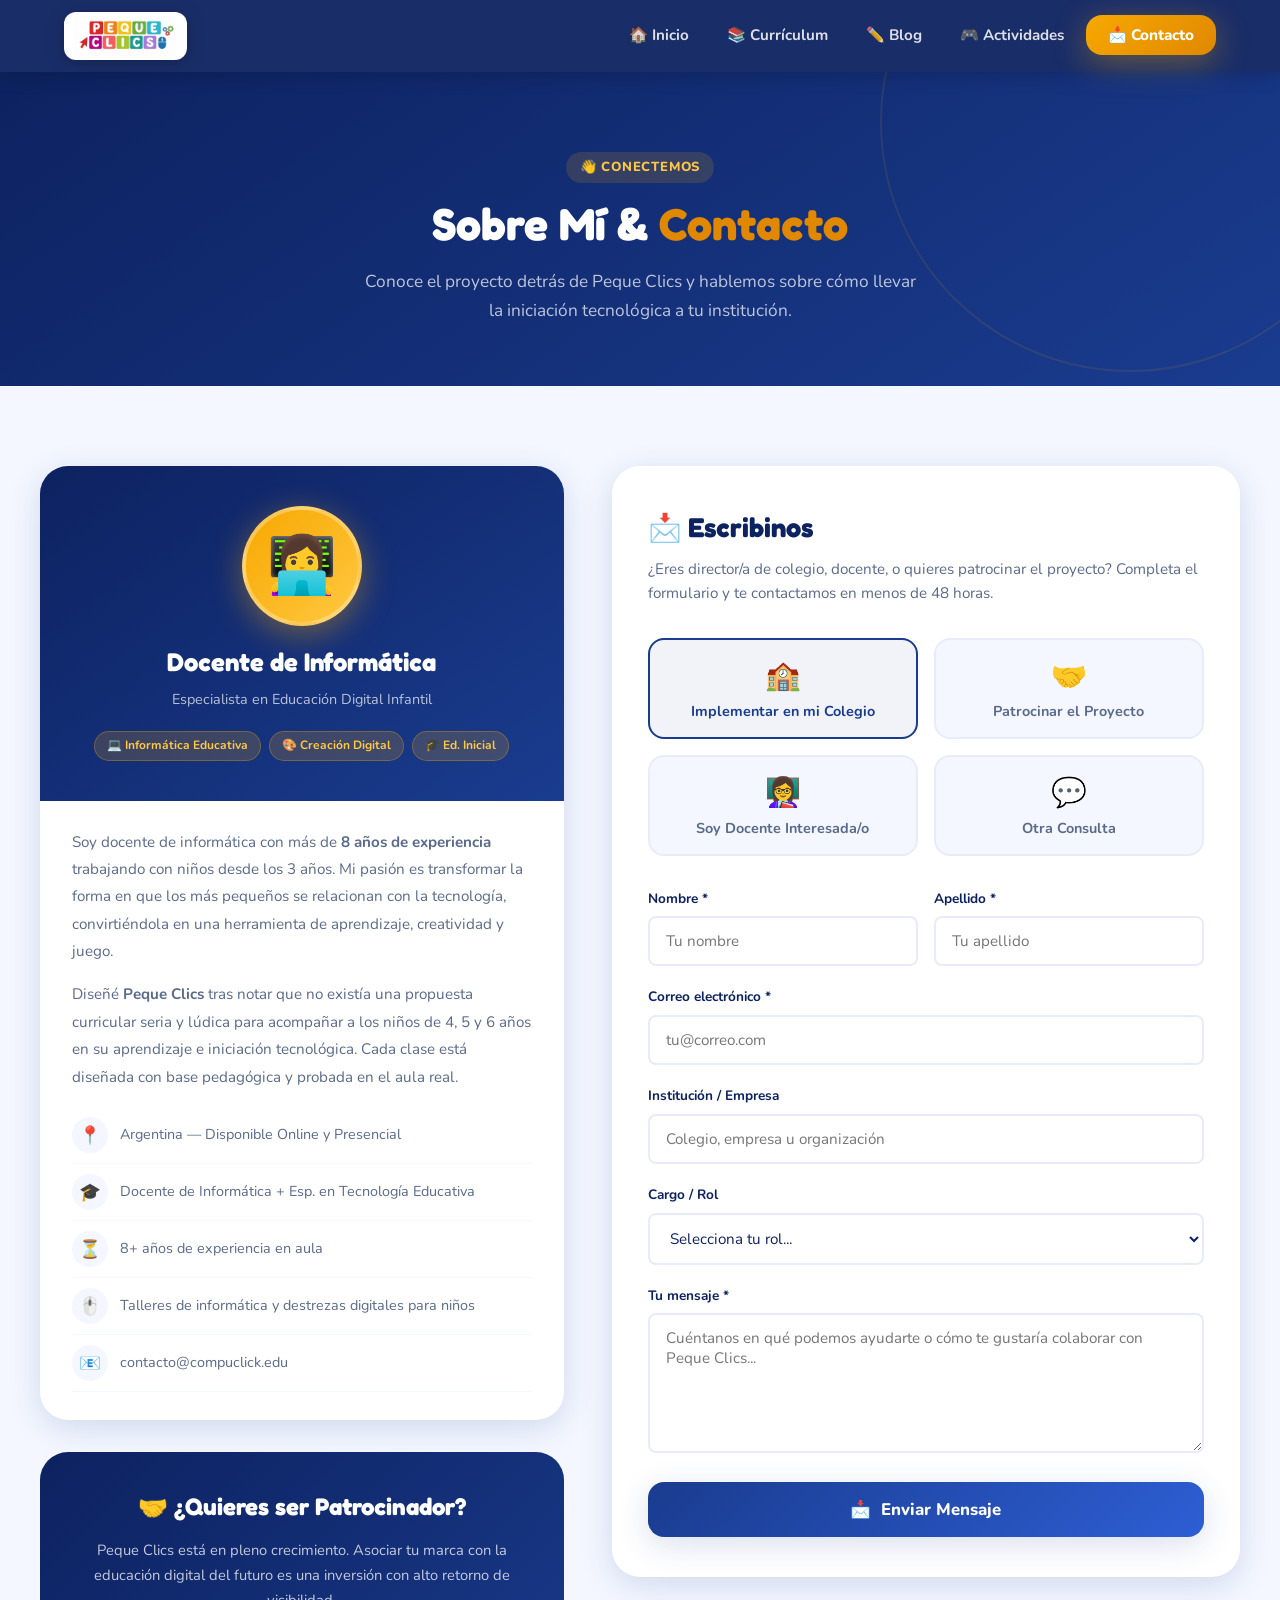
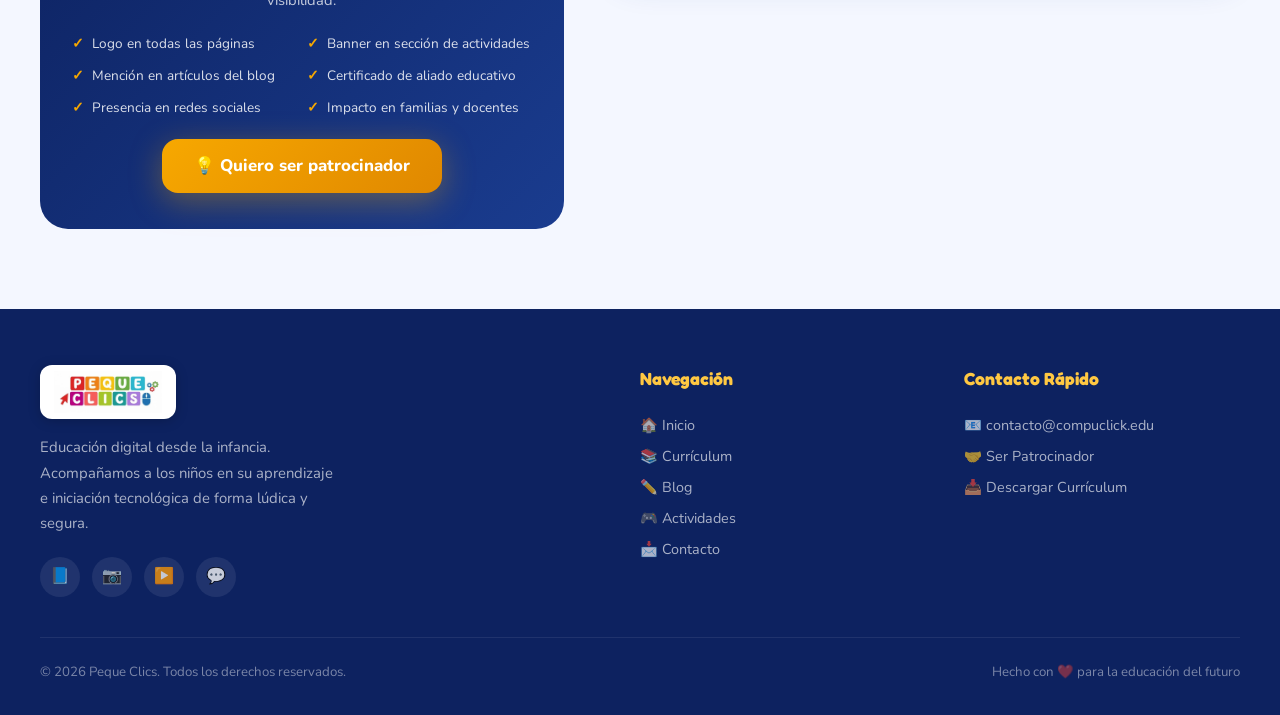
<file: contacto.html>
<!DOCTYPE html>
<html lang="es">
<head>
  <meta charset="UTF-8" />
  <meta name="viewport" content="width=device-width, initial-scale=1.0" />
  <title>Sobre Mí y Contacto — Peque Clics</title>
  <meta name="description" content="Conoce el proyecto detrás de Peque Clics. Contacta para implementar la propuesta pedagógica en tu colegio o para patrocinar el proyecto." />
  <link rel="icon" href="assets/favicon.ico" type="image/x-icon" />
  <link rel="stylesheet" href="css/styles.css" />

  <style>
    /* Extra styles specific to contact page */
    .contact-options {
      display: grid;
      grid-template-columns: repeat(auto-fill, minmax(200px, 1fr));
      gap: 16px;
      margin-bottom: 32px;
    }
    .contact-option {
      background: var(--gray-light);
      border: 2px solid var(--gray-mid);
      border-radius: var(--radius-md);
      padding: 16px;
      cursor: pointer;
      transition: all 0.25s ease;
      text-align: center;
      font-weight: 700;
      font-size: 0.9rem;
      color: var(--gray-text);
    }
    .contact-option:hover,
    .contact-option.selected {
      border-color: var(--blue);
      background: rgba(26,60,143,0.06);
      color: var(--blue);
    }
    .contact-option .opt-icon { font-size: 1.8rem; margin-bottom: 6px; display: block; }

    .map-placeholder {
      background: linear-gradient(135deg, #e8f4fd, #dce8f7);
      border-radius: var(--radius-md);
      height: 220px;
      display: flex;
      flex-direction: column;
      align-items: center;
      justify-content: center;
      gap: 12px;
      color: var(--blue);
      font-weight: 700;
      margin-top: 24px;
      border: 2px dashed rgba(26,60,143,0.2);
    }
    .map-placeholder .map-icon { font-size: 3rem; }

    .sponsor-highlight {
      background: linear-gradient(135deg, var(--blue-dark), var(--blue));
      border-radius: var(--radius-lg);
      padding: 36px 32px;
      margin-top: 32px;
      text-align: center;
      color: var(--white);
    }
    .sponsor-highlight h3 {
      font-family: var(--font-display);
      font-size: 1.5rem;
      margin-bottom: 12px;
    }
    .sponsor-highlight p {
      font-size: 0.92rem;
      color: rgba(255,255,255,0.75);
      line-height: 1.7;
      margin-bottom: 20px;
    }
    .sponsor-benefits {
      display: grid;
      grid-template-columns: 1fr 1fr;
      gap: 10px;
      margin-bottom: 20px;
      text-align: left;
    }
    .sponsor-benefit {
      display: flex;
      align-items: center;
      gap: 8px;
      font-size: 0.85rem;
      color: rgba(255,255,255,0.85);
    }
    .sponsor-benefit::before { content: '✓'; color: var(--orange); font-weight: 900; }
  </style>
</head>
<body>

  <!-- NAVBAR -->
  <nav class="navbar" role="navigation" aria-label="Navegación principal">
    <div class="navbar-inner">
      <a href="index.html" class="navbar-logo" aria-label="Inicio Peque Clics">
        <img src="assets/logo.png" alt="Logo Peque Clics" />
      </a>
      <ul class="nav-links" id="navLinks" role="menubar">
        <li role="none"><a href="index.html" role="menuitem">🏠 Inicio</a></li>
        <li role="none"><a href="curriculum.html" role="menuitem">📚 Currículum</a></li>
        <li role="none"><a href="blog.html" role="menuitem">✏️ Blog</a></li>
        <li role="none"><a href="actividades.html" role="menuitem">🎮 Actividades</a></li>
        <li role="none"><a href="contacto.html" class="nav-cta" role="menuitem">📩 Contacto</a></li>
      </ul>
      <button class="hamburger" id="hamburger" aria-label="Abrir menú">
        <span></span><span></span><span></span>
      </button>
    </div>
  </nav>

  <main class="page-content">

    <!-- PAGE HERO -->
    <section class="page-hero" aria-label="Sobre mí y Contacto">
      <div class="section-tag">👋 Conectemos</div>
      <h1 class="section-title">Sobre Mí &amp; <span class="orange">Contacto</span></h1>
      <p class="section-subtitle">
        Conoce el proyecto detrás de Peque Clics y hablemos sobre cómo llevar la iniciación tecnológica a tu institución.
      </p>
    </section>

    <!-- CONTACT SECTION -->
    <section class="contact-section" aria-label="Perfil y formulario de contacto">
      <div class="section-inner">
        <div class="contact-layout">

          <!-- PERFIL -->
          <div>
            <div class="profile-card reveal">
              <div class="profile-card-header">
                <div class="profile-avatar" aria-hidden="true">👩‍💻</div>
                <h3>Docente de Informática</h3>
                <p>Especialista en Educación Digital Infantil</p>
                <div class="profile-tags">
                  <span class="profile-tag">💻 Informática Educativa</span>
                  <span class="profile-tag">🎨 Creación Digital</span>
                  <span class="profile-tag">🎓 Ed. Inicial</span>
                </div>
              </div>
              <div class="profile-card-body">
                <p>
                  Soy docente de informática con más de <strong>8 años de experiencia</strong> trabajando con niños desde los 3 años. Mi pasión es transformar la forma en que los más pequeños se relacionan con la tecnología, convirtiéndola en una herramienta de aprendizaje, creatividad y juego.
                </p>
                <p>
                  Diseñé <strong>Peque Clics</strong> tras notar que no existía una propuesta curricular seria y lúdica para acompañar a los niños de 4, 5 y 6 años en su aprendizaje e iniciación tecnológica. Cada clase está diseñada con base pedagógica y probada en el aula real.
                </p>
                <ul class="profile-info-list">
                  <li>
                    <span class="info-icon">📍</span>
                    Argentina — Disponible Online y Presencial
                  </li>
                  <li>
                    <span class="info-icon">🎓</span>
                    Docente de Informática + Esp. en Tecnología Educativa
                  </li>
                  <li>
                    <span class="info-icon">⏳</span>
                    8+ años de experiencia en aula
                  </li>
                  <li>
                    <span class="info-icon">🖱️</span>
                    Talleres de informática y destrezas digitales para niños
                  </li>
                  <li>
                    <span class="info-icon">📧</span>
                    contacto@compuclick.edu
                  </li>
                </ul>
              </div>
            </div>

            <!-- Sponsor highlight -->
            <div class="sponsor-highlight reveal reveal-delay-1" id="patrocinio" aria-label="Información de patrocinio">
              <h3>🤝 ¿Quieres ser Patrocinador?</h3>
              <p>
                Peque Clics está en pleno crecimiento. Asociar tu marca con la educación digital del futuro es una inversión con alto retorno de visibilidad.
              </p>
              <div class="sponsor-benefits">
                <span class="sponsor-benefit">Logo en todas las páginas</span>
                <span class="sponsor-benefit">Banner en sección de actividades</span>
                <span class="sponsor-benefit">Mención en artículos del blog</span>
                <span class="sponsor-benefit">Certificado de aliado educativo</span>
                <span class="sponsor-benefit">Presencia en redes sociales</span>
                <span class="sponsor-benefit">Impacto en familias y docentes</span>
              </div>
              <a href="#contacto-form" class="btn-primary" id="cta-patrocinar" style="display: inline-flex;">
                💡 Quiero ser patrocinador
              </a>
            </div>
          </div>

          <!-- FORM -->
          <div class="contact-form-wrap reveal reveal-delay-1" id="contacto-form">
            <h3>📩 Escribinos</h3>
            <p>
              ¿Eres director/a de colegio, docente, o quieres patrocinar el proyecto? Completa el formulario y te contactamos en menos de 48 horas.
            </p>

            <!-- Tipo de consulta -->
            <div class="contact-options" role="group" aria-label="Tipo de consulta">
              <button class="contact-option selected" data-type="colegio" id="opt-colegio" aria-pressed="true">
                <span class="opt-icon">🏫</span>
                Implementar en mi Colegio
              </button>
              <button class="contact-option" data-type="patrocinio" id="opt-patrocinio" aria-pressed="false">
                <span class="opt-icon">🤝</span>
                Patrocinar el Proyecto
              </button>
              <button class="contact-option" data-type="docente" id="opt-docente" aria-pressed="false">
                <span class="opt-icon">👩‍🏫</span>
                Soy Docente Interesada/o
              </button>
              <button class="contact-option" data-type="otro" id="opt-otro" aria-pressed="false">
                <span class="opt-icon">💬</span>
                Otra Consulta
              </button>
            </div>

            <form id="contactForm" novalidate aria-label="Formulario de contacto">
              <input type="hidden" id="tipoConsulta" name="tipo" value="colegio" />

              <div class="form-row">
                <div class="form-group">
                  <label for="nombreContacto">Nombre *</label>
                  <input type="text" id="nombreContacto" name="nombre" placeholder="Tu nombre" required autocomplete="given-name" />
                </div>
                <div class="form-group">
                  <label for="apellidoContacto">Apellido *</label>
                  <input type="text" id="apellidoContacto" name="apellido" placeholder="Tu apellido" required autocomplete="family-name" />
                </div>
              </div>

              <div class="form-group">
                <label for="emailContacto">Correo electrónico *</label>
                <input type="email" id="emailContacto" name="email" placeholder="tu@correo.com" required autocomplete="email" />
              </div>

              <div class="form-group">
                <label for="institucionContacto">Institución / Empresa</label>
                <input type="text" id="institucionContacto" name="institucion" placeholder="Colegio, empresa u organización" autocomplete="organization" />
              </div>

              <div class="form-group">
                <label for="cargoContacto">Cargo / Rol</label>
                <select id="cargoContacto" name="cargo">
                  <option value="">Selecciona tu rol...</option>
                  <option value="director">Director/a de colegio</option>
                  <option value="docente">Docente</option>
                  <option value="padre">Padre / Madre</option>
                  <option value="empresa">Representante de empresa</option>
                  <option value="otro">Otro</option>
                </select>
              </div>

              <div class="form-group">
                <label for="mensajeContacto">Tu mensaje *</label>
                <textarea id="mensajeContacto" name="mensaje" placeholder="Cuéntanos en qué podemos ayudarte o cómo te gustaría colaborar con Peque Clics..." required></textarea>
              </div>

              <button type="submit" class="submit-btn" id="btn-enviar-contacto">
                <span>📩</span> Enviar Mensaje
              </button>
            </form>

            <div class="form-success" id="formSuccess" role="alert" aria-live="polite">
              <div class="success-icon">🎉</div>
              <h4>¡Mensaje enviado con éxito!</h4>
              <p>Gracias por contactarnos. Te responderemos en menos de 48 horas hábiles. ¡Hasta pronto!</p>
            </div>

          </div><!-- /form-wrap -->
        </div><!-- /contact-layout -->
      </div>
    </section>

  </main>

  <!-- FOOTER -->
  <footer class="footer" role="contentinfo">
    <div class="footer-inner">
      <div class="footer-brand">
        <img src="assets/logo.png" alt="Logo Peque Clics" />
        <p>Educación digital desde la infancia. Acompañamos a los niños en su aprendizaje e iniciación tecnológica de forma lúdica y segura.</p>
        <div class="footer-socials">
          <a href="#" class="social-btn" aria-label="Facebook">📘</a>
          <a href="#" class="social-btn" aria-label="Instagram">📷</a>
          <a href="#" class="social-btn" aria-label="YouTube">▶️</a>
          <a href="#" class="social-btn" aria-label="WhatsApp">💬</a>
        </div>
      </div>
      <div class="footer-col">
        <h4>Navegación</h4>
        <a href="index.html">🏠 Inicio</a>
        <a href="curriculum.html">📚 Currículum</a>
        <a href="blog.html">✏️ Blog</a>
        <a href="actividades.html">🎮 Actividades</a>
        <a href="contacto.html">📩 Contacto</a>
      </div>
      <div class="footer-col">
        <h4>Contacto Rápido</h4>
        <a href="mailto:contacto@compuclick.edu">📧 contacto@compuclick.edu</a>
        <a href="contacto.html#patrocinio">🤝 Ser Patrocinador</a>
        <a href="curriculum.html">📥 Descargar Currículum</a>
      </div>
    </div>
    <div class="footer-bottom">
      <span>© 2026 Peque Clics. Todos los derechos reservados.</span>
      <span>Hecho con ❤️ para la educación del futuro</span>
    </div>
  </footer>

  <script src="js/main.js"></script>
  <script>
    // Contact type options
    const options = document.querySelectorAll('.contact-option');
    const tipoInput = document.getElementById('tipoConsulta');
    options.forEach(opt => {
      opt.addEventListener('click', () => {
        options.forEach(o => { o.classList.remove('selected'); o.setAttribute('aria-pressed', 'false'); });
        opt.classList.add('selected');
        opt.setAttribute('aria-pressed', 'true');
        if (tipoInput) tipoInput.value = opt.dataset.type;
        // Update textarea placeholder
        const textarea = document.getElementById('mensajeContacto');
        const placeholders = {
          colegio:   '¿En qué grados quieres implementar el currículum? ¿Cuántos alumnos? ¿Tienes laboratorio de computación?',
          patrocinio:'¿Cuál es tu marca o empresa? ¿Qué tipo de patrocinio te interesa?',
          docente:   '¿Tienes experiencia previa en tecnología educativa? ¿Qué te interesa aprender o consultar?',
          otro:      'Cuéntanos en qué podemos ayudarte...'
        };
        if (textarea) textarea.placeholder = placeholders[opt.dataset.type] || placeholders.otro;
      });
    });

    // Scroll to form if hash is #patrocinio
    if (window.location.hash === '#patrocinio') {
      setTimeout(() => {
        document.getElementById('patrocinio')?.scrollIntoView({ behavior: 'smooth' });
      }, 400);
    }
  </script>
</body>
</html>
</file>
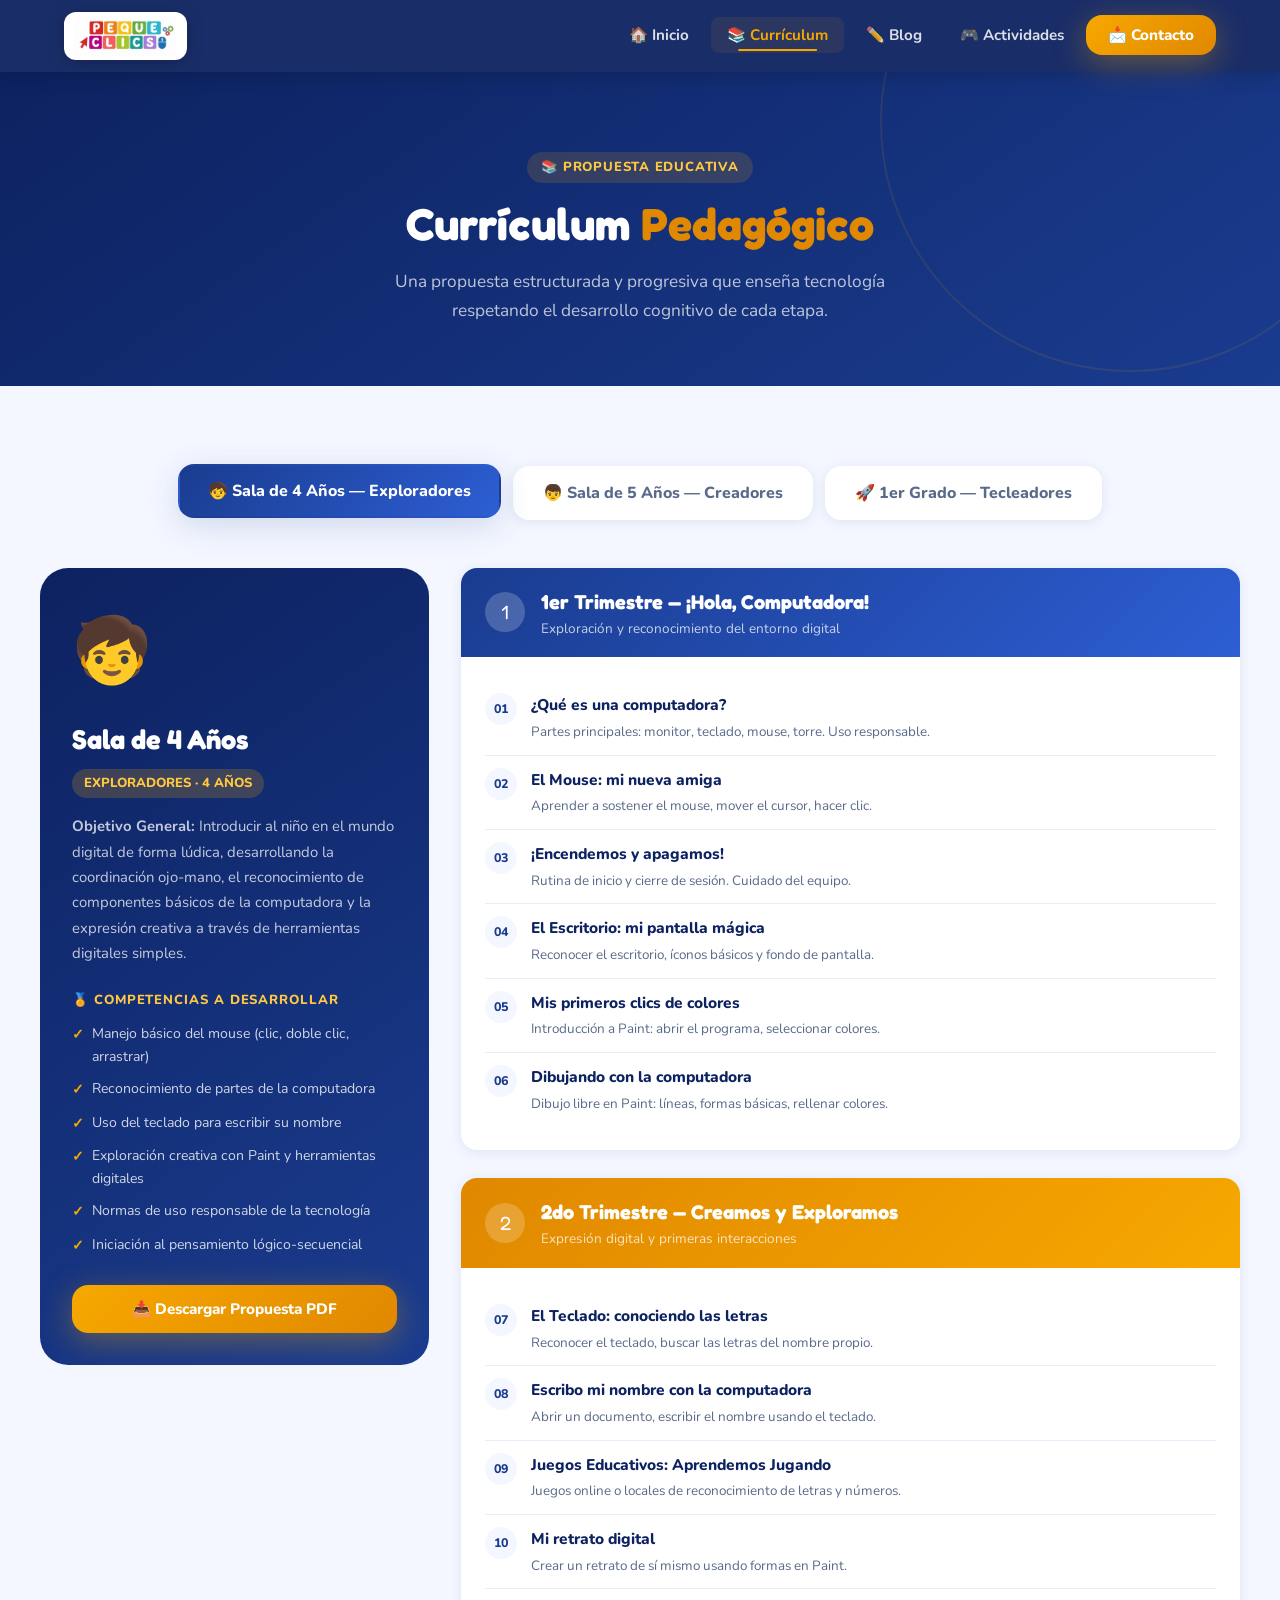
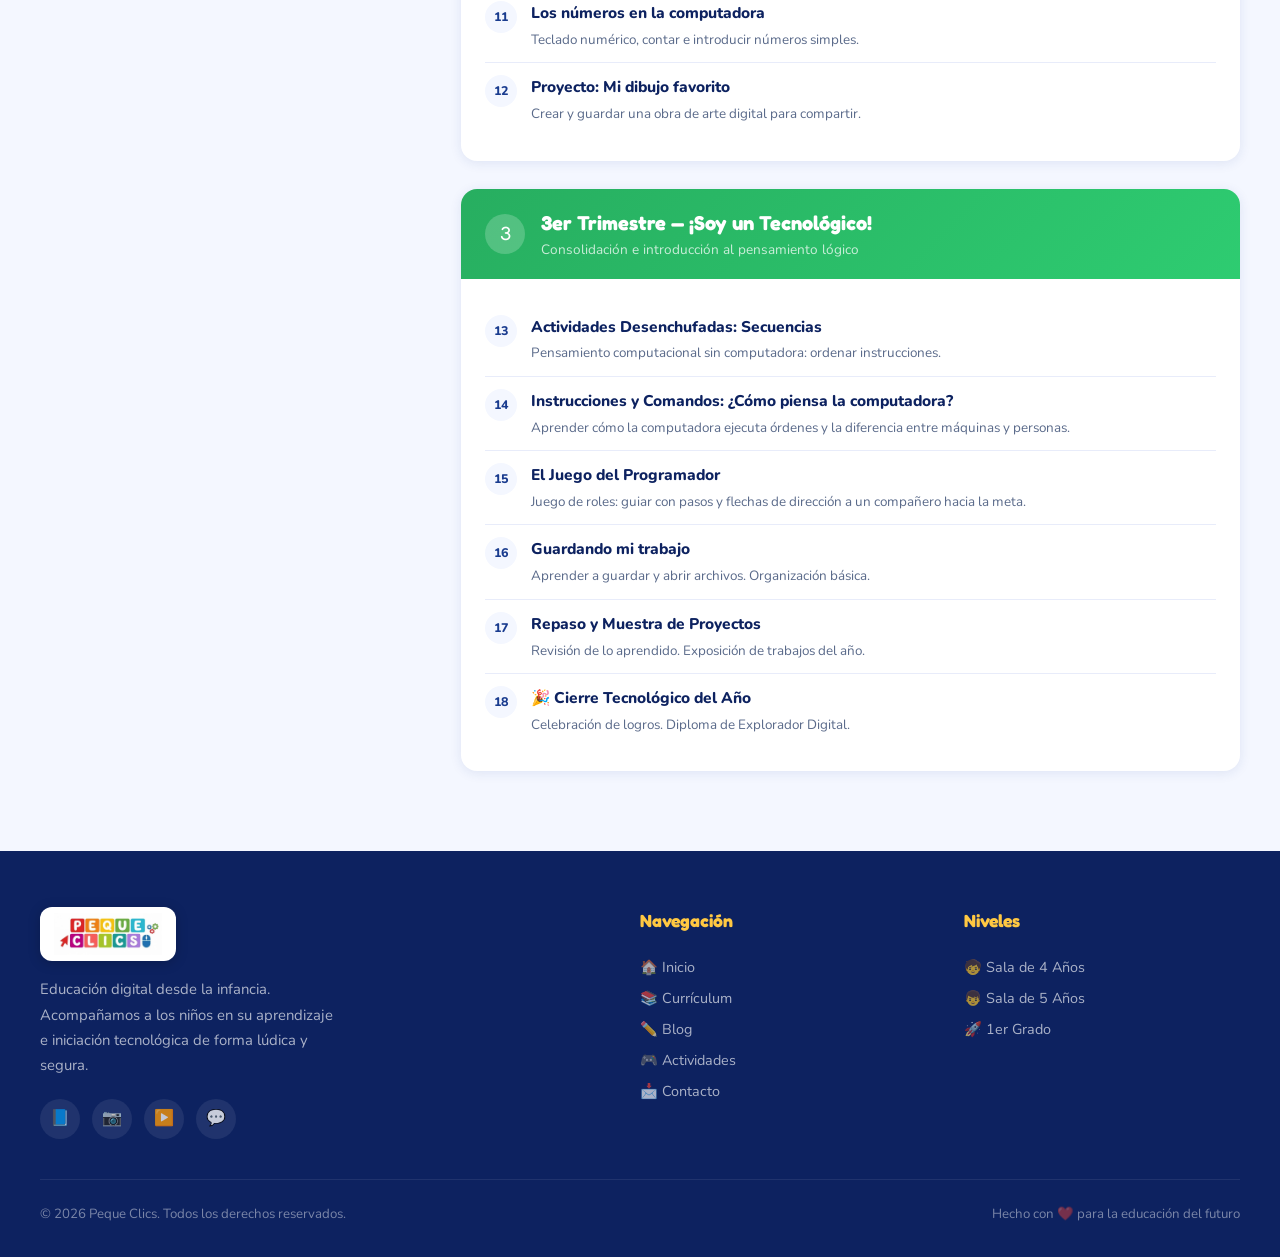
<file: curriculum.html>
<!DOCTYPE html>
<html lang="es">
<head>
  <meta charset="UTF-8" />
  <meta name="viewport" content="width=device-width, initial-scale=1.0" />
  <title>Currículum Pedagógico — Peque Clics</title>
  <meta name="description" content="Propuesta curricular completa de Peque Clics para Sala de 4 años, 5 años y 1° Grado. Plan de aprendizaje e iniciación tecnológica infantil." />
  <link rel="icon" href="assets/favicon.ico" type="image/x-icon" />
  <link rel="stylesheet" href="css/styles.css" />
</head>
<body>

  <!-- NAVBAR -->
  <nav class="navbar" role="navigation" aria-label="Navegación principal">
    <div class="navbar-inner">
      <a href="index.html" class="navbar-logo" aria-label="Inicio Peque Clics">
        <img src="assets/logo.png" alt="Logo Peque Clics" />
      </a>
      <ul class="nav-links" id="navLinks" role="menubar">
        <li role="none"><a href="index.html" role="menuitem">🏠 Inicio</a></li>
        <li role="none"><a href="curriculum.html" role="menuitem">📚 Currículum</a></li>
        <li role="none"><a href="blog.html" role="menuitem">✏️ Blog</a></li>
        <li role="none"><a href="actividades.html" role="menuitem">🎮 Actividades</a></li>
        <li role="none"><a href="contacto.html" class="nav-cta" role="menuitem">📩 Contacto</a></li>
      </ul>
      <button class="hamburger" id="hamburger" aria-label="Abrir menú">
        <span></span><span></span><span></span>
      </button>
    </div>
  </nav>

  <main class="page-content">

    <!-- PAGE HERO -->
    <section class="page-hero" aria-label="Currículum Pedagógico">
      <div class="section-tag">📚 Propuesta Educativa</div>
      <h1 class="section-title">Currículum <span class="orange">Pedagógico</span></h1>
      <p class="section-subtitle">
        Una propuesta estructurada y progresiva que enseña tecnología respetando el desarrollo cognitivo de cada etapa.
      </p>
    </section>

    <!-- CURRICULUM SECTION -->
    <section class="curriculum-section" aria-label="Plan curricular por niveles">
      <div class="section-inner">

        <!-- TABS -->
        <div class="tabs-wrapper" role="tablist" aria-label="Seleccionar nivel educativo">
          <button class="tab-btn active" data-tab="tab-4anos" id="tab-btn-4anos" role="tab" aria-selected="true" aria-controls="tab-4anos">
            🧒 Sala de 4 Años — Exploradores
          </button>
          <button class="tab-btn" data-tab="tab-5anos" id="tab-btn-5anos" role="tab" aria-selected="false" aria-controls="tab-5anos">
            👦 Sala de 5 Años — Creadores
          </button>
          <button class="tab-btn" data-tab="tab-1grado" id="tab-btn-1grado" role="tab" aria-selected="false" aria-controls="tab-1grado">
            🚀 1er Grado — Tecleadores
          </button>
        </div>

        <!-- ===== TAB: 4 AÑOS ===== -->
        <div class="tab-panel active" id="tab-4anos" role="tabpanel" aria-labelledby="tab-btn-4anos">
          <div class="curriculum-layout">

            <aside class="curriculum-sidebar">
              <div class="level-icon">🧒</div>
              <h3>Sala de 4 Años</h3>
              <span class="age-tag">Exploradores · 4 años</span>
              <p>
                <strong>Objetivo General:</strong> Introducir al niño en el mundo digital de forma lúdica, desarrollando la coordinación ojo-mano, el reconocimiento de componentes básicos de la computadora y la expresión creativa a través de herramientas digitales simples.
              </p>
              <div class="competences">
                <h4>🏅 Competencias a Desarrollar</h4>
                <ul>
                  <li>Manejo básico del mouse (clic, doble clic, arrastrar)</li>
                  <li>Reconocimiento de partes de la computadora</li>
                  <li>Uso del teclado para escribir su nombre</li>
                  <li>Exploración creativa con Paint y herramientas digitales</li>
                  <li>Normas de uso responsable de la tecnología</li>
                  <li>Iniciación al pensamiento lógico-secuencial</li>
                </ul>
              </div>
              <button class="download-btn" id="download-4anos" aria-label="Descargar currículum Sala de 4 años">
                📥 Descargar Propuesta PDF
              </button>
            </aside>

            <div class="trimestres-grid">

              <!-- Trimestre 1 -->
              <div class="trimestre-card reveal">
                <div class="trimestre-header">
                  <div class="trimestre-num">1</div>
                  <div>
                    <h4>1er Trimestre — ¡Hola, Computadora!</h4>
                    <p>Exploración y reconocimiento del entorno digital</p>
                  </div>
                </div>
                <div class="trimestre-body">
                  <div class="clase-item">
                    <span class="clase-num">01</span>
                    <div class="clase-info">
                      <h5>¿Qué es una computadora?</h5>
                      <p>Partes principales: monitor, teclado, mouse, torre. Uso responsable.</p>
                    </div>
                  </div>
                  <div class="clase-item">
                    <span class="clase-num">02</span>
                    <div class="clase-info">
                      <h5>El Mouse: mi nueva amiga</h5>
                      <p>Aprender a sostener el mouse, mover el cursor, hacer clic.</p>
                    </div>
                  </div>
                  <div class="clase-item">
                    <span class="clase-num">03</span>
                    <div class="clase-info">
                      <h5>¡Encendemos y apagamos!</h5>
                      <p>Rutina de inicio y cierre de sesión. Cuidado del equipo.</p>
                    </div>
                  </div>
                  <div class="clase-item">
                    <span class="clase-num">04</span>
                    <div class="clase-info">
                      <h5>El Escritorio: mi pantalla mágica</h5>
                      <p>Reconocer el escritorio, íconos básicos y fondo de pantalla.</p>
                    </div>
                  </div>
                  <div class="clase-item">
                    <span class="clase-num">05</span>
                    <div class="clase-info">
                      <h5>Mis primeros clics de colores</h5>
                      <p>Introducción a Paint: abrir el programa, seleccionar colores.</p>
                    </div>
                  </div>
                  <div class="clase-item">
                    <span class="clase-num">06</span>
                    <div class="clase-info">
                      <h5>Dibujando con la computadora</h5>
                      <p>Dibujo libre en Paint: líneas, formas básicas, rellenar colores.</p>
                    </div>
                  </div>
                </div>
              </div>

              <!-- Trimestre 2 -->
              <div class="trimestre-card reveal reveal-delay-1">
                <div class="trimestre-header orange">
                  <div class="trimestre-num">2</div>
                  <div>
                    <h4>2do Trimestre — Creamos y Exploramos</h4>
                    <p>Expresión digital y primeras interacciones</p>
                  </div>
                </div>
                <div class="trimestre-body">
                  <div class="clase-item">
                    <span class="clase-num">07</span>
                    <div class="clase-info">
                      <h5>El Teclado: conociendo las letras</h5>
                      <p>Reconocer el teclado, buscar las letras del nombre propio.</p>
                    </div>
                  </div>
                  <div class="clase-item">
                    <span class="clase-num">08</span>
                    <div class="clase-info">
                      <h5>Escribo mi nombre con la computadora</h5>
                      <p>Abrir un documento, escribir el nombre usando el teclado.</p>
                    </div>
                  </div>
                  <div class="clase-item">
                    <span class="clase-num">09</span>
                    <div class="clase-info">
                      <h5>Juegos Educativos: Aprendemos Jugando</h5>
                      <p>Juegos online o locales de reconocimiento de letras y números.</p>
                    </div>
                  </div>
                  <div class="clase-item">
                    <span class="clase-num">10</span>
                    <div class="clase-info">
                      <h5>Mi retrato digital</h5>
                      <p>Crear un retrato de sí mismo usando formas en Paint.</p>
                    </div>
                  </div>
                  <div class="clase-item">
                    <span class="clase-num">11</span>
                    <div class="clase-info">
                      <h5>Los números en la computadora</h5>
                      <p>Teclado numérico, contar e introducir números simples.</p>
                    </div>
                  </div>
                  <div class="clase-item">
                    <span class="clase-num">12</span>
                    <div class="clase-info">
                      <h5>Proyecto: Mi dibujo favorito</h5>
                      <p>Crear y guardar una obra de arte digital para compartir.</p>
                    </div>
                  </div>
                </div>
              </div>

              <!-- Trimestre 3 -->
              <div class="trimestre-card reveal reveal-delay-2">
                <div class="trimestre-header green">
                  <div class="trimestre-num">3</div>
                  <div>
                    <h4>3er Trimestre — ¡Soy un Tecnológico!</h4>
                    <p>Consolidación e introducción al pensamiento lógico</p>
                  </div>
                </div>
                <div class="trimestre-body">
                  <div class="clase-item">
                    <span class="clase-num">13</span>
                    <div class="clase-info">
                      <h5>Actividades Desenchufadas: Secuencias</h5>
                      <p>Pensamiento computacional sin computadora: ordenar instrucciones.</p>
                    </div>
                  </div>
                  <div class="clase-item">
                    <span class="clase-num">14</span>
                    <div class="clase-info">
                      <h5>Instrucciones y Comandos: ¿Cómo piensa la computadora?</h5>
                      <p>Aprender cómo la computadora ejecuta órdenes y la diferencia entre máquinas y personas.</p>
                    </div>
                  </div>
                  <div class="clase-item">
                    <span class="clase-num">15</span>
                    <div class="clase-info">
                      <h5>El Juego del Programador</h5>
                      <p>Juego de roles: guiar con pasos y flechas de dirección a un compañero hacia la meta.</p>
                    </div>
                  </div>
                  <div class="clase-item">
                    <span class="clase-num">16</span>
                    <div class="clase-info">
                      <h5>Guardando mi trabajo</h5>
                      <p>Aprender a guardar y abrir archivos. Organización básica.</p>
                    </div>
                  </div>
                  <div class="clase-item">
                    <span class="clase-num">17</span>
                    <div class="clase-info">
                      <h5>Repaso y Muestra de Proyectos</h5>
                      <p>Revisión de lo aprendido. Exposición de trabajos del año.</p>
                    </div>
                  </div>
                  <div class="clase-item">
                    <span class="clase-num">18</span>
                    <div class="clase-info">
                      <h5>🎉 Cierre Tecnológico del Año</h5>
                      <p>Celebración de logros. Diploma de Explorador Digital.</p>
                    </div>
                  </div>
                </div>
              </div>

            </div><!-- /trimestres-grid -->
          </div><!-- /curriculum-layout -->
        </div>

        <!-- ===== TAB: 5 AÑOS ===== -->
        <div class="tab-panel" id="tab-5anos" role="tabpanel" aria-labelledby="tab-btn-5anos">
          <div class="curriculum-layout">

            <aside class="curriculum-sidebar">
              <div class="level-icon">👦</div>
              <h3>Sala de 5 Años</h3>
              <span class="age-tag">Creadores · 5 años</span>
              <p>
                <strong>Objetivo General:</strong> Consolidar el manejo del mouse y teclado, iniciar la creación de proyectos digitales simples y desarrollar el pensamiento lógico a través de secuencias, patrones y actividades de programación visual básica.
              </p>
              <div class="competences">
                <h4>🏅 Competencias a Desarrollar</h4>
                <ul>
                  <li>Dominio fluido del mouse y teclado básico</li>
                  <li>Creación de presentaciones simples</li>
                  <li>Secuencias y algoritmos básicos</li>
                  <li>Introducción a Scratch Jr. o similar</li>
                  <li>Colaboración y trabajo digital en equipo</li>
                  <li>Ciudadanía digital: privacidad y seguridad básica</li>
                </ul>
              </div>
              <button class="download-btn" id="download-5anos" aria-label="Descargar currículum Sala de 5 años">
                📥 Descargar Propuesta PDF
              </button>
            </aside>

            <div class="trimestres-grid">
              <div class="trimestre-card reveal">
                <div class="trimestre-header">
                  <div class="trimestre-num">1</div>
                  <div>
                    <h4>1er Trimestre — Domino la Computadora</h4>
                    <p>Consolidación de habilidades digitales básicas</p>
                  </div>
                </div>
                <div class="trimestre-body">
                  <div class="clase-item">
                    <span class="clase-num">01</span>
                    <div class="clase-info">
                      <h5>Repaso: La computadora y sus partes</h5>
                      <p>Recordar y ampliar conocimientos. Nuevas periféricas: impresora, auriculares.</p>
                    </div>
                  </div>
                  <div class="clase-item">
                    <span class="clase-num">02</span>
                    <div class="clase-info">
                      <h5>El Mouse Experto: Doble clic y arrastrar</h5>
                      <p>Técnicas avanzadas del mouse. Juegos de destreza.</p>
                    </div>
                  </div>
                  <div class="clase-item">
                    <span class="clase-num">03</span>
                    <div class="clase-info">
                      <h5>Escribo oraciones en la computadora</h5>
                      <p>Uso del teclado para escribir frases cortas. Barra espaciadora, Enter.</p>
                    </div>
                  </div>
                  <div class="clase-item">
                    <span class="clase-num">04</span>
                    <div class="clase-info">
                      <h5>Pintamos con más herramientas</h5>
                      <p>Paint avanzado: texto, figuras geométricas, goma, zoom.</p>
                    </div>
                  </div>
                  <div class="clase-item">
                    <span class="clase-num">05</span>
                    <div class="clase-info">
                      <h5>Organizando mis archivos</h5>
                      <p>Carpetas, guardar con nombre, escritorio organizado.</p>
                    </div>
                  </div>
                  <div class="clase-item">
                    <span class="clase-num">06</span>
                    <div class="clase-info">
                      <h5>Mi Primera Presentación</h5>
                      <p>Introducción a PowerPoint/Google Slides. 3 diapositivas sobre mí.</p>
                    </div>
                  </div>
                </div>
              </div>

              <div class="trimestre-card reveal reveal-delay-1">
                <div class="trimestre-header orange">
                  <div class="trimestre-num">2</div>
                  <div>
                    <h4>2do Trimestre — Pienso como Programador</h4>
                    <p>Lógica, secuencias y primeros pasos en programación</p>
                  </div>
                </div>
                <div class="trimestre-body">
                  <div class="clase-item">
                    <span class="clase-num">07</span>
                    <div class="clase-info">
                      <h5>¿Qué es un Algoritmo?</h5>
                      <p>Algoritmos de la vida cotidiana: recetas, instrucciones. Desenchufado.</p>
                    </div>
                  </div>
                  <div class="clase-item">
                    <span class="clase-num">08</span>
                    <div class="clase-info">
                      <h5>Secuencias y Órdenes</h5>
                      <p>Ordenar pasos, identificar primero-después-por último.</p>
                    </div>
                  </div>
                  <div class="clase-item">
                    <span class="clase-num">09</span>
                    <div class="clase-info">
                      <h5>Introducción a Scratch Jr.</h5>
                      <p>Conocer la interfaz, personajes y bloques básicos de movimiento.</p>
                    </div>
                  </div>
                  <div class="clase-item">
                    <span class="clase-num">10</span>
                    <div class="clase-info">
                      <h5>Mi personaje se mueve</h5>
                      <p>Programar movimientos simples: derecha, izquierda, arriba, abajo.</p>
                    </div>
                  </div>
                  <div class="clase-item">
                    <span class="clase-num">11</span>
                    <div class="clase-info">
                      <h5>Bucles: La acción que se repite</h5>
                      <p>Concepto de repetición. Crear animaciones con bucles simples.</p>
                    </div>
                  </div>
                  <div class="clase-item">
                    <span class="clase-num">12</span>
                    <div class="clase-info">
                      <h5>Proyecto: Mi Cuento Animado</h5>
                      <p>Crear una historia de 3 escenas con personajes animados en Scratch Jr.</p>
                    </div>
                  </div>
                </div>
              </div>

              <div class="trimestre-card reveal reveal-delay-2">
                <div class="trimestre-header green">
                  <div class="trimestre-num">3</div>
                  <div>
                    <h4>3er Trimestre — Soy Creador Digital</h4>
                    <p>Proyectos creativos y lógica computacional</p>
                  </div>
                </div>
                <div class="trimestre-body">
                  <div class="clase-item">
                    <span class="clase-num">13</span>
                    <div class="clase-info">
                      <h5>Lógica Desenchufada: El Laberinto</h5>
                      <p>Crear algoritmos y secuencias de pasos de papel para resolver laberintos. Trabajo en equipo.</p>
                    </div>
                  </div>
                  <div class="clase-item">
                    <span class="clase-num">14</span>
                    <div class="clase-info">
                      <h5>Internet: ¿Qué es y para qué sirve?</h5>
                      <p>Internet básico, búsqueda guiada, seguridad online para niños.</p>
                    </div>
                  </div>
                  <div class="clase-item">
                    <span class="clase-num">15</span>
                    <div class="clase-info">
                      <h5>Mi Primera Enciclopedia Digital</h5>
                      <p>Buscar información con ayuda del docente, copiar y pegar texto e imágenes.</p>
                    </div>
                  </div>
                  <div class="clase-item">
                    <span class="clase-num">16</span>
                    <div class="clase-info">
                      <h5>Proyecto Multimedia Final</h5>
                      <p>Presentación con texto, imágenes y audio sobre un tema elegido.</p>
                    </div>
                  </div>
                  <div class="clase-item">
                    <span class="clase-num">17</span>
                    <div class="clase-info">
                      <h5>Expo Tecnológica</h5>
                      <p>Los niños presentan sus proyectos a compañeros y familia.</p>
                    </div>
                  </div>
                  <div class="clase-item">
                    <span class="clase-num">18</span>
                    <div class="clase-info">
                      <h5>🎉 ¡Soy Creador Digital!</h5>
                      <p>Diploma de Creador Digital. Celebración de logros del año.</p>
                    </div>
                  </div>
                </div>
              </div>
            </div>
          </div>
        </div>

        <!-- ===== TAB: 1er GRADO ===== -->
        <div class="tab-panel" id="tab-1grado" role="tabpanel" aria-labelledby="tab-btn-1grado">
          <div class="curriculum-layout">

            <aside class="curriculum-sidebar">
              <div class="level-icon">🚀</div>
              <h3>1er Grado</h3>
              <span class="age-tag">Tecleadores · 6-7 años</span>
              <p>
                <strong>Objetivo General:</strong> Desarrollar competencias digitales sólidas que incluyan el uso eficiente del teclado y mouse, la creación de documentos y presentaciones, el pensamiento computacional estructurado y una introducción práctica a la programación por bloques.
              </p>
              <div class="competences">
                <h4>🏅 Competencias a Desarrollar</h4>
                <ul>
                  <li>Mecanografía básica con postura correcta</li>
                  <li>Creación y edición de documentos de texto</li>
                  <li>Programación por bloques en Scratch</li>
                  <li>Pensamiento lógico: condicionales y bucles</li>
                  <li>Trabajo colaborativo en proyectos digitales</li>
                  <li>Ciudadanía digital responsable</li>
                </ul>
              </div>
              <button class="download-btn" id="download-1grado" aria-label="Descargar currículum 1er grado">
                📥 Descargar Propuesta PDF
              </button>
            </aside>

            <div class="trimestres-grid">
              <div class="trimestre-card reveal">
                <div class="trimestre-header">
                  <div class="trimestre-num">1</div>
                  <div>
                    <h4>1er Trimestre — Soy un Tecleador</h4>
                    <p>Mecanografía y creación de documentos</p>
                  </div>
                </div>
                <div class="trimestre-body">
                  <div class="clase-item">
                    <span class="clase-num">01</span>
                    <div class="clase-info">
                      <h5>Postura correcta frente a la computadora</h5>
                      <p>Ergonomía infantil: posición de manos, espalda y ojos.</p>
                    </div>
                  </div>
                  <div class="clase-item">
                    <span class="clase-num">02</span>
                    <div class="clase-info">
                      <h5>El teclado y sus zonas</h5>
                      <p>Fila guía, teclas especiales, signos de puntuación básicos.</p>
                    </div>
                  </div>
                  <div class="clase-item">
                    <span class="clase-num">03</span>
                    <div class="clase-info">
                      <h5>Mecanografía: Dedos en posición</h5>
                      <p>Método de los dedos, fila ASDF-JKL;. Ejercicios guiados.</p>
                    </div>
                  </div>
                  <div class="clase-item">
                    <span class="clase-num">04</span>
                    <div class="clase-info">
                      <h5>Mi Primer Documento de Word</h5>
                      <p>Abrir Word/Writer, escribir un párrafo, fuente y tamaño.</p>
                    </div>
                  </div>
                  <div class="clase-item">
                    <span class="clase-num">05</span>
                    <div class="clase-info">
                      <h5>Formateando mi texto</h5>
                      <p>Negrita, cursiva, subrayado, alineación y guardar el documento.</p>
                    </div>
                  </div>
                  <div class="clase-item">
                    <span class="clase-num">06</span>
                    <div class="clase-info">
                      <h5>Proyecto: Mi autobiografía digital</h5>
                      <p>Escribir un texto de presentación personal con imagen.</p>
                    </div>
                  </div>
                </div>
              </div>

              <div class="trimestre-card reveal reveal-delay-1">
                <div class="trimestre-header orange">
                  <div class="trimestre-num">2</div>
                  <div>
                    <h4>2do Trimestre — Programo con Bloques</h4>
                    <p>Scratch, lógica y pensamiento computacional</p>
                  </div>
                </div>
                <div class="trimestre-body">
                  <div class="clase-item">
                    <span class="clase-num">07</span>
                    <div class="clase-info">
                      <h5>Introducción a Scratch</h5>
                      <p>Entorno de Scratch: escenario, sprites, bloques de código.</p>
                    </div>
                  </div>
                  <div class="clase-item">
                    <span class="clase-num">08</span>
                    <div class="clase-info">
                      <h5>Eventos y Movimiento</h5>
                      <p>Bloques "Al presionar bandera", movimiento, giros y rebotes.</p>
                    </div>
                  </div>
                  <div class="clase-item">
                    <span class="clase-num">09</span>
                    <div class="clase-info">
                      <h5>Apariencia y Sonido</h5>
                      <p>Disfraces, fondos, diálogos y efectos de sonido.</p>
                    </div>
                  </div>
                  <div class="clase-item">
                    <span class="clase-num">10</span>
                    <div class="clase-info">
                      <h5>Condicionales: Si… entonces…</h5>
                      <p>Bloques "Si/Entonces". Personajes que toman decisiones. Lógica digital interactiva.</p>
                    </div>
                  </div>
                  <div class="clase-item">
                    <span class="clase-num">11</span>
                    <div class="clase-info">
                      <h5>Repetir: Los Bucles en Scratch</h5>
                      <p>"Repetir X veces", "Por siempre". Animaciones circulares.</p>
                    </div>
                  </div>
                  <div class="clase-item">
                    <span class="clase-num">12</span>
                    <div class="clase-info">
                      <h5>Proyecto: Mi Primer Videojuego</h5>
                      <p>Crear un juego simple: personaje que escapa de un obstáculo.</p>
                    </div>
                  </div>
                </div>
              </div>

              <div class="trimestre-card reveal reveal-delay-2">
                <div class="trimestre-header green">
                  <div class="trimestre-num">3</div>
                  <div>
                    <h4>3er Trimestre — Proyecto Tecnológico Final</h4>
                    <p>Integración de habilidades y presentación</p>
                  </div>
                </div>
                <div class="trimestre-body">
                  <div class="clase-item">
                    <span class="clase-num">13</span>
                    <div class="clase-info">
                      <h5>Creación y Diseño de Videojuegos Interactivos</h5>
                      <p>Desarrollo de un minijuego interactivo con puntuación, niveles y comandos en pantalla.</p>
                    </div>
                  </div>
                  <div class="clase-item">
                    <span class="clase-num">14</span>
                    <div class="clase-info">
                      <h5>Diseño de Presentaciones Avanzadas</h5>
                      <p>Presentación con transiciones, animaciones y multimedia.</p>
                    </div>
                  </div>
                  <div class="clase-item">
                    <span class="clase-num">15</span>
                    <div class="clase-info">
                      <h5>Internet Seguro y Ciudadanía Digital</h5>
                      <p>Contraseñas, privacidad, netiqueta y uso responsable.</p>
                    </div>
                  </div>
                  <div class="clase-item">
                    <span class="clase-num">16</span>
                    <div class="clase-info">
                      <h5>Proyecto Integrador: "El Futuro que Imagino"</h5>
                      <p>Documento + Presentación + animación en Scratch sobre el futuro.</p>
                    </div>
                  </div>
                  <div class="clase-item">
                    <span class="clase-num">17</span>
                    <div class="clase-info">
                      <h5>Expo Tecnológica Final</h5>
                      <p>Presentación a familia y compañeros. Defensa del proyecto.</p>
                    </div>
                  </div>
                  <div class="clase-item">
                    <span class="clase-num">18</span>
                    <div class="clase-info">
                      <h5>🚀 ¡Soy un Tecleador Profesional!</h5>
                      <p>Diploma de Tecleador Digital. Ceremonia de logros tecnológicos.</p>
                    </div>
                  </div>
                </div>
              </div>
            </div>
          </div>
        </div>

      </div><!-- /section-inner -->
    </section>

  </main>

  <!-- FOOTER -->
  <footer class="footer" role="contentinfo">
    <div class="footer-inner">
      <div class="footer-brand">
        <img src="assets/logo.png" alt="Logo Peque Clics" />
        <p>Educación digital desde la infancia. Acompañamos a los niños en su aprendizaje e iniciación tecnológica de forma lúdica y segura.</p>
        <div class="footer-socials">
          <a href="#" class="social-btn" aria-label="Facebook">📘</a>
          <a href="#" class="social-btn" aria-label="Instagram">📷</a>
          <a href="#" class="social-btn" aria-label="YouTube">▶️</a>
          <a href="#" class="social-btn" aria-label="WhatsApp">💬</a>
        </div>
      </div>
      <div class="footer-col">
        <h4>Navegación</h4>
        <a href="index.html">🏠 Inicio</a>
        <a href="curriculum.html">📚 Currículum</a>
        <a href="blog.html">✏️ Blog</a>
        <a href="actividades.html">🎮 Actividades</a>
        <a href="contacto.html">📩 Contacto</a>
      </div>
      <div class="footer-col">
        <h4>Niveles</h4>
        <a href="curriculum.html?nivel=4anos">🧒 Sala de 4 Años</a>
        <a href="curriculum.html?nivel=5anos">👦 Sala de 5 Años</a>
        <a href="curriculum.html?nivel=1grado">🚀 1er Grado</a>
      </div>
    </div>
    <div class="footer-bottom">
      <span>© 2026 Peque Clics. Todos los derechos reservados.</span>
      <span>Hecho con ❤️ para la educación del futuro</span>
    </div>
  </footer>

  <script src="js/main.js"></script>
  <script>
    // Abrir tab desde URL param
    const params = new URLSearchParams(window.location.search);
    const nivel = params.get('nivel');
    if (nivel) {
      const tabMap = { '4anos': 'tab-4anos', '5anos': 'tab-5anos', '1grado': 'tab-1grado' };
      const tabId = tabMap[nivel];
      if (tabId) {
        document.querySelectorAll('.tab-btn').forEach(b => b.classList.remove('active'));
        document.querySelectorAll('.tab-panel').forEach(p => p.classList.remove('active'));
        const btn = document.querySelector(`[data-tab="${tabId}"]`);
        const panel = document.getElementById(tabId);
        if (btn) btn.classList.add('active');
        if (panel) panel.classList.add('active');
      }
    }
  </script>
</body>
</html>
</file>
<file: css/styles.css>
/* =============================================
   COMPU@CLICK — DESIGN SYSTEM & GLOBAL STYLES
   ============================================= */

@import url('https://fonts.googleapis.com/css2?family=Nunito:wght@400;600;700;800;900&family=Fredoka+One&display=swap');

/* ---- CSS VARIABLES ---- */
:root {
  --blue:        #1A3C8F;
  --blue-dark:   #0D2260;
  --blue-light:  #2D5ED4;
  --orange:      #F7A800;
  --orange-dark: #E08800;
  --orange-light:#FFC842;
  --white:       #FFFFFF;
  --gray-light:  #F4F7FF;
  --gray-mid:    #E8ECFA;
  --gray-text:   #5A6A8A;
  --text-dark:   #0D2260;

  --font-body:   'Nunito', sans-serif;
  --font-display:'Fredoka One', cursive;

  --radius-sm:   8px;
  --radius-md:   16px;
  --radius-lg:   28px;
  --radius-xl:   48px;

  --shadow-sm:   0 2px 12px rgba(26,60,143,0.10);
  --shadow-md:   0 8px 32px rgba(26,60,143,0.16);
  --shadow-lg:   0 20px 60px rgba(26,60,143,0.20);
  --shadow-orange: 0 8px 32px rgba(247,168,0,0.35);
}

/* ---- RESET & BASE ---- */
*, *::before, *::after { box-sizing: border-box; margin: 0; padding: 0; }

html { scroll-behavior: smooth; font-size: 16px; }

body {
  font-family: var(--font-body);
  color: var(--text-dark);
  background: var(--white);
  overflow-x: hidden;
  line-height: 1.6;
}

a { text-decoration: none; color: inherit; }
ul { list-style: none; }
img { max-width: 100%; display: block; }
button { cursor: pointer; border: none; font-family: var(--font-body); }

/* =============================================
   NAVBAR
   ============================================= */
.navbar {
  position: fixed;
  top: 0; left: 0; right: 0;
  z-index: 1000;
  background: rgba(13, 34, 96, 0.95);
  backdrop-filter: blur(12px);
  -webkit-backdrop-filter: blur(12px);
  box-shadow: 0 2px 20px rgba(0,0,0,0.2);
  transition: all 0.3s ease;
}

.navbar-inner {
  max-width: 1200px;
  margin: 0 auto;
  padding: 0 24px;
  height: 72px;
  display: flex;
  align-items: center;
  justify-content: space-between;
  gap: 24px;
}

.navbar-logo {
  display: flex;
  align-items: center;
  gap: 12px;
}

.navbar-logo img {
  height: 48px;
  width: auto;
  background: #ffffff;
  padding: 4px 10px;
  border-radius: 12px;
  filter: drop-shadow(0 2px 8px rgba(0,0,0,0.25));
  transition: transform 0.3s ease;
}
.navbar-logo img:hover { transform: scale(1.05) rotate(-2deg); }

.nav-links {
  display: flex;
  align-items: center;
  gap: 6px;
}

.nav-links a {
  color: rgba(255,255,255,0.85);
  font-weight: 700;
  font-size: 0.95rem;
  padding: 8px 16px;
  border-radius: var(--radius-sm);
  transition: all 0.25s ease;
  position: relative;
}

.nav-links a::after {
  content: '';
  position: absolute;
  bottom: 2px; left: 50%;
  transform: translateX(-50%) scaleX(0);
  width: 60%; height: 2px;
  background: var(--orange);
  border-radius: 2px;
  transition: transform 0.25s ease;
}

.nav-links a:hover,
.nav-links a.active {
  color: var(--orange);
  background: rgba(247,168,0,0.08);
}

.nav-links a:hover::after,
.nav-links a.active::after {
  transform: translateX(-50%) scaleX(1);
}

.nav-cta {
  background: linear-gradient(135deg, var(--orange), var(--orange-dark)) !important;
  color: var(--white) !important;
  border-radius: var(--radius-md) !important;
  box-shadow: var(--shadow-orange);
  padding: 10px 22px !important;
  font-weight: 800 !important;
  transition: all 0.25s ease !important;
}
.nav-cta:hover {
  transform: translateY(-2px) scale(1.04);
  box-shadow: 0 12px 36px rgba(247,168,0,0.5) !important;
}
.nav-cta::after { display: none !important; }

/* Hamburger */
.hamburger {
  display: none;
  flex-direction: column;
  gap: 5px;
  padding: 6px;
  cursor: pointer;
  background: none;
  border: none;
}
.hamburger span {
  display: block;
  width: 26px; height: 3px;
  background: var(--orange);
  border-radius: 2px;
  transition: all 0.3s ease;
}
.hamburger.open span:nth-child(1) { transform: translateY(8px) rotate(45deg); }
.hamburger.open span:nth-child(2) { opacity: 0; }
.hamburger.open span:nth-child(3) { transform: translateY(-8px) rotate(-45deg); }

/* =============================================
   PAGE WRAPPER
   ============================================= */
.page-content { padding-top: 72px; }

/* =============================================
   HERO — HOME
   ============================================= */
.hero {
  min-height: 100vh;
  background:
    radial-gradient(ellipse at 70% 50%, rgba(247,168,0,0.15) 0%, transparent 60%),
    radial-gradient(ellipse at 20% 80%, rgba(45,94,212,0.20) 0%, transparent 50%),
    linear-gradient(145deg, #0D2260 0%, #1A3C8F 45%, #0D2260 100%);
  display: flex;
  align-items: center;
  justify-content: center;
  position: relative;
  overflow: hidden;
}

/* Decorative circles */
.hero::before {
  content: '';
  position: absolute;
  width: 600px; height: 600px;
  border: 2px solid rgba(247,168,0,0.12);
  border-radius: 50%;
  top: -100px; right: -150px;
  animation: rotateSlow 30s linear infinite;
}
.hero::after {
  content: '';
  position: absolute;
  width: 400px; height: 400px;
  border: 2px solid rgba(255,255,255,0.06);
  border-radius: 50%;
  bottom: -80px; left: -100px;
  animation: rotateSlow 20s linear infinite reverse;
}

@keyframes rotateSlow { to { transform: rotate(360deg); } }

.hero-inner {
  max-width: 1200px;
  margin: 0 auto;
  padding: 60px 24px;
  display: grid;
  grid-template-columns: 1fr 1fr;
  gap: 60px;
  align-items: center;
  position: relative;
  z-index: 1;
}

.hero-badge {
  display: inline-flex;
  align-items: center;
  gap: 8px;
  background: rgba(247,168,0,0.15);
  border: 1px solid rgba(247,168,0,0.4);
  color: var(--orange-light);
  font-size: 0.85rem;
  font-weight: 700;
  padding: 6px 16px;
  border-radius: 100px;
  margin-bottom: 20px;
  animation: fadeInUp 0.6s ease both;
}
.hero-badge span { font-size: 1rem; }

.hero-title {
  font-family: var(--font-display);
  font-size: clamp(2.2rem, 4.5vw, 3.6rem);
  color: var(--white);
  line-height: 1.15;
  margin-bottom: 24px;
  animation: fadeInUp 0.7s 0.1s ease both;
}

.hero-title .highlight {
  background: linear-gradient(135deg, var(--orange), var(--orange-light));
  -webkit-background-clip: text;
  -webkit-text-fill-color: transparent;
  background-clip: text;
}

.hero-subtitle {
  font-size: 1.15rem;
  color: rgba(255,255,255,0.78);
  margin-bottom: 36px;
  max-width: 500px;
  animation: fadeInUp 0.7s 0.2s ease both;
}

.hero-buttons {
  display: flex;
  gap: 16px;
  flex-wrap: wrap;
  animation: fadeInUp 0.7s 0.3s ease both;
}

.btn-primary {
  background: linear-gradient(135deg, var(--orange), var(--orange-dark));
  color: var(--white);
  font-size: 1.05rem;
  font-weight: 800;
  padding: 14px 32px;
  border-radius: var(--radius-md);
  box-shadow: var(--shadow-orange);
  transition: all 0.3s ease;
  display: inline-flex;
  align-items: center;
  gap: 8px;
}
.btn-primary:hover {
  transform: translateY(-3px) scale(1.04);
  box-shadow: 0 16px 48px rgba(247,168,0,0.5);
}

.btn-secondary {
  background: rgba(255,255,255,0.1);
  color: var(--white);
  font-size: 1.05rem;
  font-weight: 700;
  padding: 14px 32px;
  border-radius: var(--radius-md);
  border: 1.5px solid rgba(255,255,255,0.25);
  backdrop-filter: blur(4px);
  transition: all 0.3s ease;
  display: inline-flex;
  align-items: center;
  gap: 8px;
}
.btn-secondary:hover {
  background: rgba(255,255,255,0.18);
  transform: translateY(-2px);
}

/* Hero Visual */
.hero-visual {
  display: flex;
  justify-content: center;
  align-items: center;
  animation: fadeInUp 0.8s 0.2s ease both;
  position: relative;
}

.hero-logo-wrap {
  position: relative;
  display: flex;
  justify-content: center;
  align-items: center;
}

.hero-logo-wrap img {
  width: 450px;
  filter: drop-shadow(0 20px 60px rgba(247,168,0,0.5));
  animation: floatAnim 4s ease-in-out infinite;
  border-radius: var(--radius-lg);
}

@keyframes floatAnim {
  0%, 100% { transform: translateY(0px) rotate(-1deg); }
  50%       { transform: translateY(-16px) rotate(1deg); }
}

.hero-float-badge {
  position: absolute;
  background: var(--white);
  border-radius: var(--radius-md);
  padding: 10px 18px;
  box-shadow: var(--shadow-md);
  font-weight: 800;
  font-size: 0.88rem;
  display: flex;
  align-items: center;
  gap: 8px;
  animation: floatAnim 3s ease-in-out infinite;
}
.hero-float-badge:nth-child(2) { top: 10%; right: -10%; color: var(--blue); }
.hero-float-badge:nth-child(3) { bottom: 15%; left: -12%; color: var(--orange-dark); animation-delay: 1.5s; }

/* =============================================
   ABOUT SECTION
   ============================================= */
.about-section {
  padding: 96px 24px;
  background: var(--gray-light);
}

.section-inner {
  max-width: 1200px;
  margin: 0 auto;
}

.section-tag {
  display: inline-flex;
  align-items: center;
  gap: 8px;
  background: rgba(26,60,143,0.08);
  color: var(--blue);
  font-size: 0.82rem;
  font-weight: 800;
  padding: 5px 14px;
  border-radius: 100px;
  letter-spacing: 0.06em;
  text-transform: uppercase;
  margin-bottom: 14px;
}

.section-title {
  font-family: var(--font-display);
  font-size: clamp(1.8rem, 3.5vw, 2.8rem);
  color: var(--blue-dark);
  line-height: 1.2;
  margin-bottom: 16px;
}

.section-title .orange { color: var(--orange-dark); }

.section-subtitle {
  font-size: 1.08rem;
  color: var(--gray-text);
  max-width: 560px;
  margin-bottom: 48px;
  line-height: 1.7;
}

.about-grid {
  display: grid;
  grid-template-columns: 1fr 1fr;
  gap: 40px;
  align-items: center;
}

.about-text p {
  font-size: 1.08rem;
  color: var(--gray-text);
  line-height: 1.8;
  margin-bottom: 20px;
}

.about-stats {
  display: grid;
  grid-template-columns: 1fr 1fr;
  gap: 20px;
  margin-top: 32px;
}

.stat-card {
  background: var(--white);
  border-radius: var(--radius-md);
  padding: 24px 20px;
  text-align: center;
  box-shadow: var(--shadow-sm);
  border-top: 4px solid var(--orange);
  transition: transform 0.3s ease;
}
.stat-card:hover { transform: translateY(-4px); }
.stat-card .num {
  font-family: var(--font-display);
  font-size: 2.4rem;
  color: var(--blue);
  line-height: 1;
}
.stat-card .lbl {
  font-size: 0.85rem;
  color: var(--gray-text);
  font-weight: 700;
  margin-top: 6px;
}

.about-image-wrap {
  position: relative;
  border-radius: var(--radius-lg);
  overflow: hidden;
  box-shadow: var(--shadow-lg);
}

.about-image-placeholder {
  width: 100%;
  aspect-ratio: 4/3;
  background: linear-gradient(135deg, var(--blue), var(--blue-light));
  display: flex;
  flex-direction: column;
  align-items: center;
  justify-content: center;
  gap: 16px;
  color: var(--white);
  font-family: var(--font-display);
  font-size: 5rem;
  border-radius: var(--radius-lg);
}
.about-image-placeholder p {
  font-size: 1.1rem;
  font-weight: 700;
  opacity: 0.9;
}

/* =============================================
   LEVELS — QUICK ACCESS CARDS
   ============================================= */
.levels-section {
  padding: 96px 24px;
  background: var(--white);
  position: relative;
  overflow: hidden;
}

.levels-section::before {
  content: '';
  position: absolute;
  width: 500px; height: 500px;
  background: radial-gradient(circle, rgba(247,168,0,0.08) 0%, transparent 70%);
  top: -100px; right: -100px;
  border-radius: 50%;
  pointer-events: none;
}

.section-header { text-align: center; margin-bottom: 56px; }
.section-header .section-subtitle { margin: 0 auto; }

.levels-grid {
  display: grid;
  grid-template-columns: repeat(3, 1fr);
  gap: 28px;
}

.level-card {
  background: var(--white);
  border-radius: var(--radius-lg);
  padding: 40px 28px;
  text-align: center;
  box-shadow: var(--shadow-md);
  border: 2px solid transparent;
  transition: all 0.35s cubic-bezier(0.34, 1.56, 0.64, 1);
  cursor: pointer;
  position: relative;
  overflow: hidden;
  text-decoration: none;
  display: block;
}

.level-card::before {
  content: '';
  position: absolute;
  top: 0; left: 0; right: 0; bottom: 0;
  background: linear-gradient(145deg, rgba(26,60,143,0.04), rgba(247,168,0,0.06));
  opacity: 0;
  transition: opacity 0.3s ease;
}

.level-card:hover {
  transform: translateY(-10px) scale(1.02);
  border-color: var(--orange);
  box-shadow: var(--shadow-lg), 0 0 0 1px var(--orange-light);
}
.level-card:hover::before { opacity: 1; }

.level-emoji {
  font-size: 4.5rem;
  margin-bottom: 16px;
  display: block;
  filter: drop-shadow(0 4px 8px rgba(0,0,0,0.1));
  transition: transform 0.3s ease;
}
.level-card:hover .level-emoji { transform: scale(1.15) rotate(-5deg); }

.level-tag {
  display: inline-block;
  font-size: 0.75rem;
  font-weight: 800;
  padding: 4px 12px;
  border-radius: 100px;
  margin-bottom: 12px;
  text-transform: uppercase;
  letter-spacing: 0.06em;
}
.level-tag.exploradores { background: #E8F4FD; color: #2980b9; }
.level-tag.creadores    { background: #EDF7ED; color: #27ae60; }
.level-tag.tecleadores  { background: #FFF3E0; color: #E67E22; }

.level-card h3 {
  font-family: var(--font-display);
  font-size: 1.55rem;
  color: var(--blue-dark);
  margin-bottom: 10px;
}

.level-card p {
  font-size: 0.95rem;
  color: var(--gray-text);
  line-height: 1.6;
  margin-bottom: 24px;
}

.level-link {
  display: inline-flex;
  align-items: center;
  gap: 6px;
  background: linear-gradient(135deg, var(--blue), var(--blue-light));
  color: var(--white);
  font-weight: 700;
  font-size: 0.9rem;
  padding: 10px 22px;
  border-radius: var(--radius-md);
  transition: all 0.3s ease;
}
.level-card:hover .level-link {
  background: linear-gradient(135deg, var(--orange), var(--orange-dark));
  transform: scale(1.05);
}

/* =============================================
   SPONSORS SECTION
   ============================================= */
.sponsors-section {
  padding: 72px 24px;
  background: linear-gradient(135deg, var(--blue-dark) 0%, var(--blue) 100%);
  text-align: center;
  position: relative;
  overflow: hidden;
}

.sponsors-section::before {
  content: '';
  position: absolute;
  width: 700px; height: 200px;
  background: rgba(247,168,0,0.05);
  border-radius: 50%;
  top: -60px; left: 50%;
  transform: translateX(-50%);
  pointer-events: none;
}

.sponsors-section .section-tag {
  background: rgba(247,168,0,0.15);
  color: var(--orange-light);
  margin-bottom: 12px;
}

.sponsors-section .section-title { color: var(--white); margin-bottom: 12px; }
.sponsors-section .section-subtitle { color: rgba(255,255,255,0.7); margin: 0 auto 48px; }

.sponsors-grid {
  display: flex;
  justify-content: center;
  align-items: center;
  gap: 24px;
  flex-wrap: wrap;
  margin-bottom: 40px;
}

.sponsor-slot {
  width: 160px; height: 80px;
  background: rgba(255,255,255,0.07);
  border: 2px dashed rgba(255,255,255,0.2);
  border-radius: var(--radius-md);
  display: flex;
  align-items: center;
  justify-content: center;
  font-size: 0.78rem;
  color: rgba(255,255,255,0.4);
  font-weight: 700;
  text-transform: uppercase;
  letter-spacing: 0.05em;
  transition: all 0.3s ease;
}
.sponsor-slot:hover {
  background: rgba(255,255,255,0.12);
  border-color: rgba(247,168,0,0.4);
  color: var(--orange-light);
}

.sponsor-cta {
  display: inline-flex;
  align-items: center;
  gap: 10px;
  background: linear-gradient(135deg, var(--orange), var(--orange-dark));
  color: var(--white);
  font-weight: 800;
  font-size: 1rem;
  padding: 14px 32px;
  border-radius: var(--radius-md);
  box-shadow: var(--shadow-orange);
  transition: all 0.3s ease;
  text-decoration: none;
}
.sponsor-cta:hover {
  transform: translateY(-3px);
  box-shadow: 0 16px 48px rgba(247,168,0,0.5);
}

/* =============================================
   FOOTER
   ============================================= */
.footer {
  background: var(--blue-dark);
  color: rgba(255,255,255,0.8);
  padding: 56px 24px 32px;
}

.footer-inner {
  max-width: 1200px;
  margin: 0 auto;
  display: grid;
  grid-template-columns: 2fr 1fr 1fr;
  gap: 48px;
  margin-bottom: 40px;
}

.footer-brand img {
  height: 54px;
  width: auto;
  background: #ffffff;
  padding: 6px 14px;
  border-radius: 12px;
  margin-bottom: 16px;
  filter: drop-shadow(0 2px 6px rgba(0,0,0,0.2));
}

.footer-brand p {
  font-size: 0.93rem;
  line-height: 1.7;
  color: rgba(255,255,255,0.65);
  max-width: 300px;
  margin-bottom: 20px;
}

.footer-socials {
  display: flex;
  gap: 12px;
}

.social-btn {
  width: 40px; height: 40px;
  background: rgba(255,255,255,0.08);
  border-radius: 50%;
  display: flex;
  align-items: center;
  justify-content: center;
  font-size: 1rem;
  color: rgba(255,255,255,0.75);
  transition: all 0.3s ease;
  text-decoration: none;
}
.social-btn:hover {
  background: var(--orange);
  color: var(--white);
  transform: translateY(-3px);
}

.footer-col h4 {
  font-family: var(--font-display);
  font-size: 1.1rem;
  color: var(--orange-light);
  margin-bottom: 16px;
}

.footer-col a {
  display: block;
  color: rgba(255,255,255,0.65);
  font-size: 0.9rem;
  padding: 4px 0;
  transition: color 0.25s ease;
}
.footer-col a:hover { color: var(--orange-light); padding-left: 6px; }

.footer-bottom {
  max-width: 1200px;
  margin: 0 auto;
  padding-top: 24px;
  border-top: 1px solid rgba(255,255,255,0.08);
  display: flex;
  align-items: center;
  justify-content: space-between;
  flex-wrap: wrap;
  gap: 12px;
  font-size: 0.83rem;
  color: rgba(255,255,255,0.45);
}

/* =============================================
   PAGE HERO (subpages)
   ============================================= */
.page-hero {
  background: linear-gradient(145deg, var(--blue-dark) 0%, var(--blue) 100%);
  padding: 80px 24px 60px;
  text-align: center;
  position: relative;
  overflow: hidden;
}
.page-hero::before {
  content: '';
  position: absolute;
  width: 500px; height: 500px;
  border: 2px solid rgba(247,168,0,0.1);
  border-radius: 50%;
  top: -200px; right: -100px;
}
.page-hero .section-tag { background: rgba(247,168,0,0.15); color: var(--orange-light); }
.page-hero .section-title { color: var(--white); max-width: 700px; margin: 0 auto 16px; }
.page-hero .section-subtitle { color: rgba(255,255,255,0.72); margin: 0 auto; max-width: 560px; }

/* =============================================
   CURRICULUM PAGE
   ============================================= */
.curriculum-section { padding: 80px 24px; background: var(--gray-light); }

.tabs-wrapper {
  display: flex;
  gap: 12px;
  justify-content: center;
  flex-wrap: wrap;
  margin-bottom: 48px;
}

.tab-btn {
  display: flex;
  align-items: center;
  gap: 10px;
  padding: 14px 28px;
  border-radius: var(--radius-md);
  font-weight: 800;
  font-size: 1rem;
  border: 2.5px solid transparent;
  background: var(--white);
  color: var(--gray-text);
  box-shadow: var(--shadow-sm);
  transition: all 0.3s ease;
}
.tab-btn:hover {
  border-color: var(--orange);
  color: var(--orange-dark);
  transform: translateY(-2px);
}
.tab-btn.active {
  background: linear-gradient(135deg, var(--blue), var(--blue-light));
  color: var(--white);
  border-color: transparent;
  box-shadow: var(--shadow-md);
  transform: translateY(-2px);
}

.tab-panel { display: none; animation: fadeInUp 0.4s ease; }
.tab-panel.active { display: block; }

.curriculum-layout {
  display: grid;
  grid-template-columns: 1fr 2fr;
  gap: 32px;
}

.curriculum-sidebar {
  background: linear-gradient(145deg, var(--blue-dark), var(--blue));
  border-radius: var(--radius-lg);
  padding: 32px;
  color: var(--white);
  height: fit-content;
  position: sticky;
  top: 90px;
}

.curriculum-sidebar .level-icon { font-size: 4rem; margin-bottom: 16px; }
.curriculum-sidebar h3 {
  font-family: var(--font-display);
  font-size: 1.7rem;
  margin-bottom: 8px;
}
.curriculum-sidebar .age-tag {
  display: inline-block;
  background: rgba(247,168,0,0.2);
  color: var(--orange-light);
  font-size: 0.82rem;
  font-weight: 800;
  padding: 4px 12px;
  border-radius: 100px;
  margin-bottom: 16px;
  text-transform: uppercase;
}
.curriculum-sidebar p {
  font-size: 0.93rem;
  color: rgba(255,255,255,0.75);
  line-height: 1.7;
  margin-bottom: 24px;
}

.competences h4 {
  font-size: 0.82rem;
  text-transform: uppercase;
  letter-spacing: 0.07em;
  color: var(--orange-light);
  margin-bottom: 12px;
  font-weight: 800;
}

.competences ul li {
  display: flex;
  align-items: flex-start;
  gap: 8px;
  font-size: 0.88rem;
  color: rgba(255,255,255,0.8);
  margin-bottom: 10px;
}
.competences ul li::before {
  content: '✓';
  color: var(--orange);
  font-weight: 900;
  flex-shrink: 0;
  margin-top: 1px;
}

.download-btn {
  display: flex;
  align-items: center;
  justify-content: center;
  gap: 10px;
  width: 100%;
  background: linear-gradient(135deg, var(--orange), var(--orange-dark));
  color: var(--white);
  font-weight: 800;
  font-size: 0.95rem;
  padding: 14px 20px;
  border-radius: var(--radius-md);
  margin-top: 28px;
  transition: all 0.3s ease;
  border: none;
  box-shadow: var(--shadow-orange);
}
.download-btn:hover {
  transform: translateY(-3px);
  box-shadow: 0 12px 36px rgba(247,168,0,0.5);
}

.trimestres-grid { display: flex; flex-direction: column; gap: 28px; }

.trimestre-card {
  background: var(--white);
  border-radius: var(--radius-md);
  box-shadow: var(--shadow-sm);
  overflow: hidden;
  transition: box-shadow 0.3s ease;
}
.trimestre-card:hover { box-shadow: var(--shadow-md); }

.trimestre-header {
  background: linear-gradient(135deg, var(--blue), var(--blue-light));
  padding: 18px 24px;
  display: flex;
  align-items: center;
  gap: 16px;
}
.trimestre-header.orange { background: linear-gradient(135deg, var(--orange-dark), var(--orange)); }
.trimestre-header.green  { background: linear-gradient(135deg, #27ae60, #2ecc71); }

.trimestre-num {
  background: rgba(255,255,255,0.2);
  color: var(--white);
  width: 40px; height: 40px;
  border-radius: 50%;
  display: flex;
  align-items: center;
  justify-content: center;
  font-family: var(--font-display);
  font-size: 1.2rem;
  flex-shrink: 0;
}
.trimestre-header h4 {
  color: var(--white);
  font-family: var(--font-display);
  font-size: 1.25rem;
}
.trimestre-header p { color: rgba(255,255,255,0.75); font-size: 0.85rem; }

.trimestre-body { padding: 24px; }

.clase-item {
  display: flex;
  align-items: flex-start;
  gap: 14px;
  padding: 12px 0;
  border-bottom: 1px solid var(--gray-mid);
}
.clase-item:last-child { border-bottom: none; }

.clase-num {
  background: var(--gray-light);
  color: var(--blue);
  width: 32px; height: 32px;
  border-radius: 50%;
  display: flex;
  align-items: center;
  justify-content: center;
  font-size: 0.78rem;
  font-weight: 800;
  flex-shrink: 0;
}

.clase-info h5 {
  font-size: 0.97rem;
  font-weight: 800;
  color: var(--text-dark);
  margin-bottom: 3px;
}
.clase-info p { font-size: 0.84rem; color: var(--gray-text); }

/* =============================================
   BLOG PAGE
   ============================================= */
.blog-section { padding: 80px 24px; background: var(--gray-light); }

.blog-filters {
  display: flex;
  gap: 10px;
  flex-wrap: wrap;
  margin-bottom: 40px;
  justify-content: center;
}

.filter-btn {
  padding: 9px 22px;
  border-radius: 100px;
  font-weight: 700;
  font-size: 0.9rem;
  border: 2px solid var(--gray-mid);
  background: var(--white);
  color: var(--gray-text);
  cursor: pointer;
  transition: all 0.25s ease;
}
.filter-btn:hover, .filter-btn.active {
  background: var(--blue);
  color: var(--white);
  border-color: var(--blue);
}

.blog-grid {
  display: grid;
  grid-template-columns: repeat(auto-fill, minmax(320px, 1fr));
  gap: 28px;
}

.blog-card {
  background: var(--white);
  border-radius: var(--radius-md);
  overflow: hidden;
  box-shadow: var(--shadow-sm);
  transition: all 0.3s ease;
  cursor: pointer;
  text-decoration: none;
  display: block;
}
.blog-card:hover {
  transform: translateY(-6px);
  box-shadow: var(--shadow-md);
}

.blog-card-img {
  height: 200px;
  display: flex;
  align-items: center;
  justify-content: center;
  font-size: 5rem;
  position: relative;
  overflow: hidden;
}
.blog-card-img.cat-1 { background: linear-gradient(135deg, #4facfe 0%, #00f2fe 100%); }
.blog-card-img.cat-2 { background: linear-gradient(135deg, #43e97b 0%, #38f9d7 100%); }
.blog-card-img.cat-3 { background: linear-gradient(135deg, #f093fb 0%, #f5576c 100%); }
.blog-card-img.cat-4 { background: linear-gradient(135deg, #fa709a 0%, #fee140 100%); }

.blog-cat-badge {
  position: absolute;
  top: 14px; left: 14px;
  background: rgba(0,0,0,0.4);
  backdrop-filter: blur(4px);
  color: var(--white);
  font-size: 0.75rem;
  font-weight: 800;
  padding: 4px 12px;
  border-radius: 100px;
  text-transform: uppercase;
  letter-spacing: 0.05em;
}

.blog-card-body { padding: 24px; }
.blog-card-body .meta {
  display: flex;
  align-items: center;
  gap: 12px;
  font-size: 0.8rem;
  color: var(--gray-text);
  margin-bottom: 10px;
}
.blog-card-body h3 {
  font-family: var(--font-display);
  font-size: 1.25rem;
  color: var(--text-dark);
  margin-bottom: 10px;
  line-height: 1.3;
}
.blog-card-body p {
  font-size: 0.9rem;
  color: var(--gray-text);
  line-height: 1.6;
  margin-bottom: 16px;
}
.read-more {
  display: inline-flex;
  align-items: center;
  gap: 6px;
  color: var(--blue);
  font-weight: 700;
  font-size: 0.88rem;
  transition: gap 0.2s ease;
}
.blog-card:hover .read-more { gap: 10px; }

/* Newsletter */
.newsletter-section {
  padding: 72px 24px;
  background: linear-gradient(135deg, var(--blue-dark), var(--blue));
  text-align: center;
}
.newsletter-section .section-title { color: var(--white); margin-bottom: 12px; }
.newsletter-section .section-subtitle { color: rgba(255,255,255,0.72); margin: 0 auto 36px; }

.newsletter-form {
  display: flex;
  gap: 12px;
  justify-content: center;
  flex-wrap: wrap;
  max-width: 500px;
  margin: 0 auto;
}
.newsletter-form input {
  flex: 1;
  min-width: 240px;
  padding: 14px 20px;
  border-radius: var(--radius-md);
  border: 2px solid rgba(255,255,255,0.2);
  background: rgba(255,255,255,0.1);
  backdrop-filter: blur(4px);
  color: var(--white);
  font-family: var(--font-body);
  font-size: 0.97rem;
  outline: none;
  transition: border-color 0.25s ease;
}
.newsletter-form input::placeholder { color: rgba(255,255,255,0.5); }
.newsletter-form input:focus { border-color: var(--orange); }

/* =============================================
   ACTIVITIES PAGE (Coming Soon)
   ============================================= */
.activities-section {
  padding: 80px 24px;
  min-height: 70vh;
  display: flex;
  align-items: center;
  justify-content: center;
  background: var(--gray-light);
}

.coming-soon-card {
  background: var(--white);
  border-radius: var(--radius-xl);
  padding: 64px 48px;
  text-align: center;
  box-shadow: var(--shadow-lg);
  max-width: 700px;
  width: 100%;
  position: relative;
  overflow: hidden;
}
.coming-soon-card::before {
  content: '';
  position: absolute;
  top: 0; left: 0; right: 0; height: 6px;
  background: linear-gradient(90deg, var(--blue), var(--orange), var(--blue));
  background-size: 200% 100%;
  animation: shimmer 3s linear infinite;
}
@keyframes shimmer { to { background-position: 200% 0; } }

.coming-soon-emoji { font-size: 7rem; margin-bottom: 24px; animation: floatAnim 3s ease-in-out infinite; }

.coming-soon-card h2 {
  font-family: var(--font-display);
  font-size: 2.2rem;
  color: var(--blue-dark);
  margin-bottom: 16px;
}
.coming-soon-card p {
  font-size: 1.05rem;
  color: var(--gray-text);
  line-height: 1.7;
  margin-bottom: 36px;
}

.progress-bars { text-align: left; margin-bottom: 36px; }
.progress-item { margin-bottom: 16px; }
.progress-label {
  display: flex;
  justify-content: space-between;
  font-size: 0.88rem;
  font-weight: 700;
  color: var(--text-dark);
  margin-bottom: 6px;
}
.progress-bar-wrap {
  background: var(--gray-light);
  border-radius: 100px;
  height: 10px;
  overflow: hidden;
}
.progress-bar-fill {
  height: 100%;
  border-radius: 100px;
  background: linear-gradient(90deg, var(--blue), var(--orange));
  animation: growWidth 1.5s ease both;
}
@keyframes growWidth { from { width: 0 !important; } }

.activities-teaser {
  display: grid;
  grid-template-columns: repeat(3, 1fr);
  gap: 16px;
  margin-bottom: 40px;
}

.teaser-card {
  background: var(--gray-light);
  border-radius: var(--radius-md);
  padding: 20px 12px;
  text-align: center;
  border: 2px dashed var(--gray-mid);
  transition: all 0.3s ease;
}
.teaser-card:hover {
  border-color: var(--orange);
  background: rgba(247,168,0,0.05);
  transform: translateY(-3px);
}
.teaser-card .t-icon { font-size: 2.4rem; margin-bottom: 8px; }
.teaser-card h5 { font-size: 0.85rem; font-weight: 800; color: var(--blue-dark); }
.teaser-card p  { font-size: 0.77rem; color: var(--gray-text); margin-top: 4px; }

/* =============================================
   CONTACT / ABOUT PAGE
   ============================================= */
.contact-section { padding: 80px 24px; background: var(--gray-light); }

.contact-layout {
  display: grid;
  grid-template-columns: 1fr 1.2fr;
  gap: 48px;
  align-items: start;
}

.profile-card {
  background: var(--white);
  border-radius: var(--radius-lg);
  overflow: hidden;
  box-shadow: var(--shadow-md);
}

.profile-card-header {
  background: linear-gradient(145deg, var(--blue-dark), var(--blue));
  padding: 40px 32px;
  text-align: center;
}

.profile-avatar {
  width: 120px; height: 120px;
  border-radius: 50%;
  background: linear-gradient(135deg, var(--orange), var(--orange-light));
  display: flex;
  align-items: center;
  justify-content: center;
  font-size: 3.5rem;
  margin: 0 auto 16px;
  border: 4px solid rgba(255,255,255,0.3);
  box-shadow: 0 8px 32px rgba(247,168,0,0.4);
}

.profile-card-header h3 {
  font-family: var(--font-display);
  font-size: 1.6rem;
  color: var(--white);
  margin-bottom: 6px;
}
.profile-card-header p {
  font-size: 0.9rem;
  color: rgba(255,255,255,0.7);
  margin-bottom: 20px;
}

.profile-tags {
  display: flex;
  gap: 8px;
  flex-wrap: wrap;
  justify-content: center;
}
.profile-tag {
  background: rgba(247,168,0,0.18);
  color: var(--orange-light);
  font-size: 0.75rem;
  font-weight: 700;
  padding: 4px 12px;
  border-radius: 100px;
  border: 1px solid rgba(247,168,0,0.3);
}

.profile-card-body { padding: 28px 32px; }
.profile-card-body p {
  font-size: 0.95rem;
  color: var(--gray-text);
  line-height: 1.8;
  margin-bottom: 16px;
}

.profile-info-list li {
  display: flex;
  align-items: center;
  gap: 12px;
  padding: 10px 0;
  border-bottom: 1px solid var(--gray-light);
  font-size: 0.9rem;
  color: var(--gray-text);
}
.profile-info-list li .info-icon {
  width: 36px; height: 36px;
  background: var(--gray-light);
  border-radius: 50%;
  display: flex;
  align-items: center;
  justify-content: center;
  font-size: 1.1rem;
  flex-shrink: 0;
}

.contact-form-wrap {
  background: var(--white);
  border-radius: var(--radius-lg);
  padding: 40px 36px;
  box-shadow: var(--shadow-md);
}
.contact-form-wrap h3 {
  font-family: var(--font-display);
  font-size: 1.7rem;
  color: var(--blue-dark);
  margin-bottom: 8px;
}
.contact-form-wrap > p {
  font-size: 0.95rem;
  color: var(--gray-text);
  margin-bottom: 32px;
  line-height: 1.6;
}

.form-group {
  margin-bottom: 20px;
}
.form-row {
  display: grid;
  grid-template-columns: 1fr 1fr;
  gap: 16px;
}
.form-group label {
  display: block;
  font-size: 0.85rem;
  font-weight: 700;
  color: var(--text-dark);
  margin-bottom: 7px;
}
.form-group input,
.form-group select,
.form-group textarea {
  width: 100%;
  padding: 13px 16px;
  border: 2px solid var(--gray-mid);
  border-radius: var(--radius-sm);
  font-family: var(--font-body);
  font-size: 0.95rem;
  color: var(--text-dark);
  background: var(--white);
  transition: border-color 0.25s ease, box-shadow 0.25s ease;
  outline: none;
  resize: vertical;
}
.form-group input:focus,
.form-group select:focus,
.form-group textarea:focus {
  border-color: var(--blue);
  box-shadow: 0 0 0 3px rgba(26,60,143,0.1);
}
.form-group textarea { min-height: 140px; }

.submit-btn {
  width: 100%;
  background: linear-gradient(135deg, var(--blue), var(--blue-light));
  color: var(--white);
  font-weight: 800;
  font-size: 1.05rem;
  padding: 16px;
  border-radius: var(--radius-md);
  border: none;
  cursor: pointer;
  display: flex;
  align-items: center;
  justify-content: center;
  gap: 10px;
  transition: all 0.3s ease;
  box-shadow: var(--shadow-md);
}
.submit-btn:hover {
  transform: translateY(-3px);
  box-shadow: var(--shadow-lg);
  background: linear-gradient(135deg, var(--orange), var(--orange-dark));
}

/* Success message */
.form-success {
  display: none;
  text-align: center;
  padding: 28px;
  background: linear-gradient(135deg, rgba(39,174,96,0.08), rgba(46,204,113,0.12));
  border: 2px solid rgba(39,174,96,0.3);
  border-radius: var(--radius-md);
  margin-top: 16px;
}
.form-success.show { display: block; animation: fadeInUp 0.4s ease; }
.form-success .success-icon { font-size: 3rem; margin-bottom: 12px; }
.form-success h4 { color: #27ae60; font-size: 1.2rem; margin-bottom: 6px; }
.form-success p { color: var(--gray-text); font-size: 0.9rem; }

/* =============================================
   ANIMATIONS
   ============================================= */
@keyframes fadeInUp {
  from { opacity: 0; transform: translateY(24px); }
  to   { opacity: 1; transform: translateY(0); }
}

.reveal {
  opacity: 0;
  transform: translateY(32px);
  transition: opacity 0.6s ease, transform 0.6s ease;
}
.reveal.visible {
  opacity: 1;
  transform: translateY(0);
}
.reveal-delay-1 { transition-delay: 0.1s; }
.reveal-delay-2 { transition-delay: 0.2s; }
.reveal-delay-3 { transition-delay: 0.3s; }

/* =============================================
   UTILITIES
   ============================================= */
.text-center { text-align: center; }
.mt-8  { margin-top: 8px; }
.mt-16 { margin-top: 16px; }
.mt-24 { margin-top: 24px; }
.mt-32 { margin-top: 32px; }

/* =============================================
   RESPONSIVE
   ============================================= */
@media (max-width: 1024px) {
  .hero-inner { grid-template-columns: 1fr; text-align: center; }
  .hero-visual { order: -1; }
  .hero-logo-wrap img { width: 360px; }
  .hero-float-badge:nth-child(2) { right: 5%; }
  .hero-float-badge:nth-child(3) { left: 5%; }
  .hero-subtitle, .hero-buttons { margin-left: auto; margin-right: auto; }
  .hero-buttons { justify-content: center; }
  .about-grid  { grid-template-columns: 1fr; }
  .levels-grid { grid-template-columns: repeat(auto-fill, minmax(260px, 1fr)); }
  .footer-inner { grid-template-columns: 1fr 1fr; }
  .footer-inner > div:first-child { grid-column: 1 / -1; }
  .curriculum-layout { grid-template-columns: 1fr; }
  .curriculum-sidebar { position: static; }
  .contact-layout { grid-template-columns: 1fr; }
}

@media (max-width: 768px) {
  .nav-links { display: none; position: absolute; top: 72px; left: 0; right: 0; background: rgba(13,34,96,0.98); flex-direction: column; padding: 20px 24px 24px; gap: 4px; }
  .nav-links.open { display: flex; animation: fadeInUp 0.25s ease; }
  .hamburger { display: flex; }
  .levels-grid { grid-template-columns: 1fr; max-width: 420px; margin: 0 auto; }
  .footer-inner { grid-template-columns: 1fr; }
  .activities-teaser { grid-template-columns: 1fr; max-width: 280px; margin: 0 auto 40px; }
  .tabs-wrapper { flex-direction: column; align-items: center; }
  .form-row { grid-template-columns: 1fr; }
  .coming-soon-card { padding: 40px 24px; }
  .about-stats { grid-template-columns: 1fr 1fr; }
}

@media (max-width: 480px) {
  .hero-title { font-size: 2rem; }
  .hero-logo-wrap img { width: 280px; }
  .hero-float-badge { display: none; }
}
</file>
